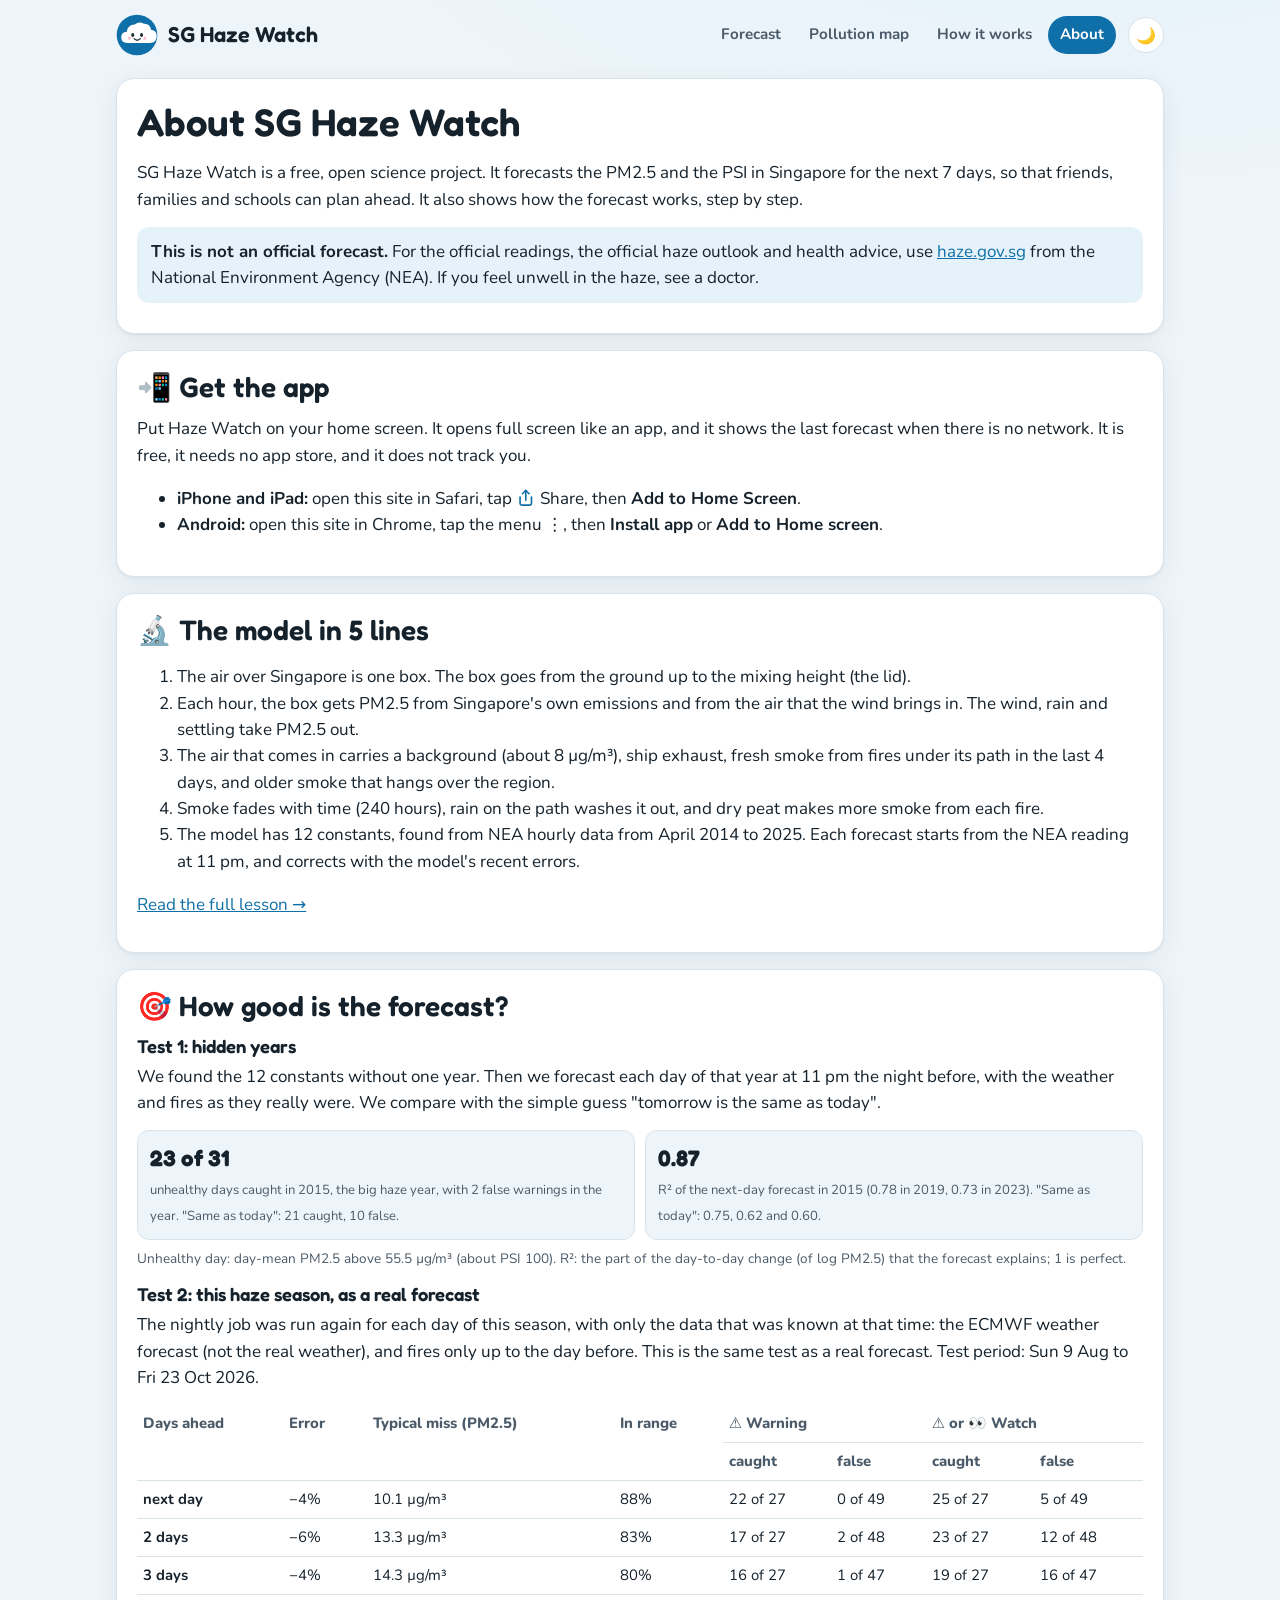
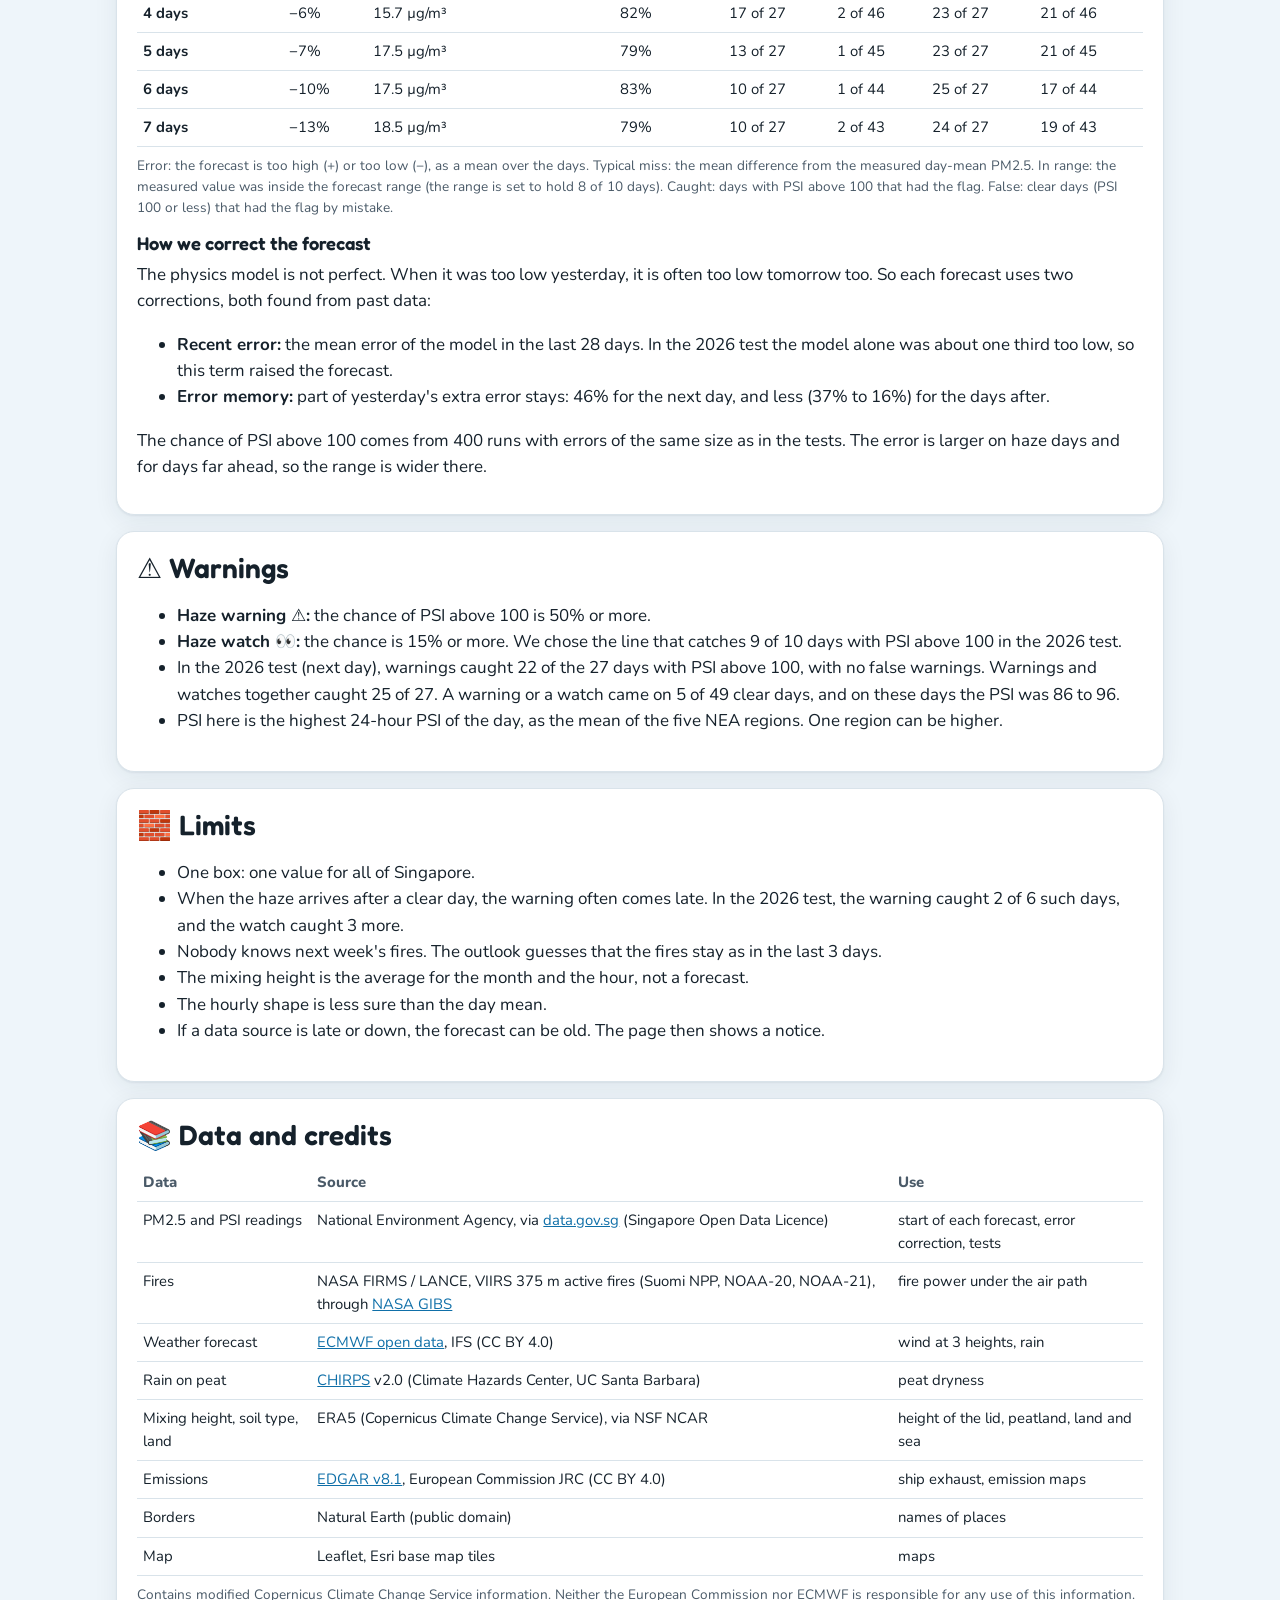
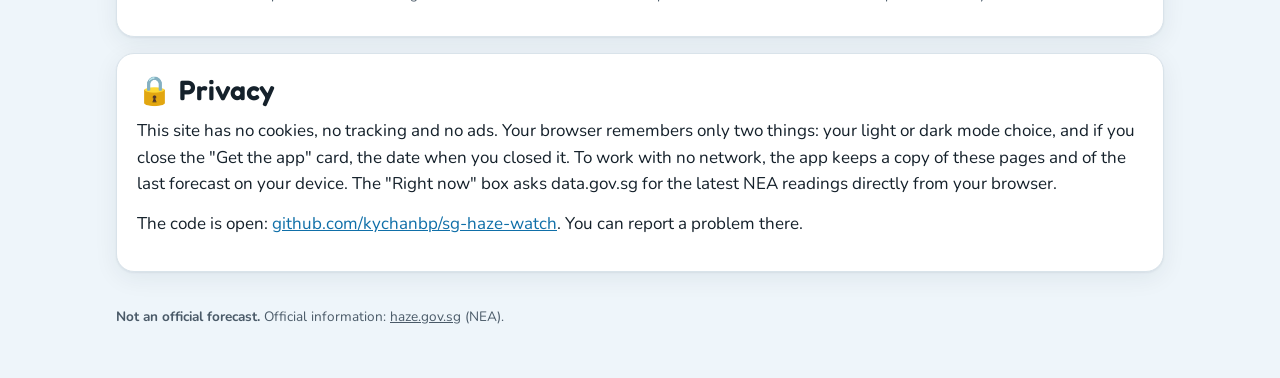
<file: about.html>
<!doctype html>
<html lang="en">
<head>
<meta charset="utf-8">
<meta name="viewport" content="width=device-width, initial-scale=1, viewport-fit=cover">
<title>About · SG Haze Watch</title>
<meta name="description" content="About SG Haze Watch: the data, the physics model, how good the forecast is, and its limits.">
<meta property="og:title" content="About SG Haze Watch">
<meta property="og:image" content="https://kychanbp.github.io/sg-haze-watch/data/og.png">
<meta name="theme-color" content="#eef5fa" media="(prefers-color-scheme: light)">
<meta name="theme-color" content="#0d1620" media="(prefers-color-scheme: dark)">
<meta name="mobile-web-app-capable" content="yes">
<meta name="apple-mobile-web-app-capable" content="yes">
<meta name="apple-mobile-web-app-title" content="Haze Watch">
<meta name="apple-mobile-web-app-status-bar-style" content="default">
<link rel="apple-touch-icon" href="assets/icon-180.png">
<link rel="icon" href="assets/icon.svg" type="image/svg+xml">
<link rel="manifest" href="manifest.webmanifest">
<link rel="preconnect" href="https://fonts.googleapis.com">
<link rel="preconnect" href="https://fonts.gstatic.com" crossorigin>
<link href="https://fonts.googleapis.com/css2?family=Fredoka:wght@500;600&family=Nunito:wght@400;600;700;800&display=swap" rel="stylesheet">
<link rel="stylesheet" href="assets/style.css">
</head>
<body>
<div class="wrap">
  <header class="top">
    <a class="logo" href="./"><img src="assets/icon.svg" alt="" width="42" height="42"><b>SG Haze Watch</b></a>
    <nav class="nav" aria-label="Main">
      <a href="./">Forecast</a>
      <a href="map.html">Pollution map</a>
      <a href="learn.html">How it works</a>
      <a href="about.html" class="on" aria-current="page">About</a>
    </nav>
    <button class="theme-btn" type="button" aria-label="Switch light or dark mode">🌙</button>
  </header>

  <main>
    <section class="card">
      <h1>About SG Haze Watch</h1>
      <p>SG Haze Watch is a free, open science project. It forecasts the PM2.5 and the PSI in Singapore for the next 7 days, so that friends, families and schools can plan ahead. It also shows how the forecast works, step by step.</p>
      <div class="callout"><b>This is not an official forecast.</b> For the official readings, the official haze outlook and health advice, use <a href="https://www.haze.gov.sg/">haze.gov.sg</a> from the National Environment Agency (NEA). If you feel unwell in the haze, see a doctor.</div>
    </section>

    <section class="card" id="app">
      <h2>📲 Get the app</h2>
      <div id="install-card"></div>
    </section>

    <section class="card">
      <h2>🔬 The model in 5 lines</h2>
      <ol>
        <li>The air over Singapore is one box. The box goes from the ground up to the mixing height (the lid).</li>
        <li>Each hour, the box gets PM2.5 from Singapore's own emissions and from the air that the wind brings in. The wind, rain and settling take PM2.5 out.</li>
        <li>The air that comes in carries a background (about 8 µg/m³), ship exhaust, fresh smoke from fires under its path in the last 4 days, and older smoke that hangs over the region.</li>
        <li>Smoke fades with time (240 hours), rain on the path washes it out, and dry peat makes more smoke from each fire.</li>
        <li>The model has 12 constants, found from NEA hourly data from April 2014 to 2025. Each forecast starts from the NEA reading at 11 pm, and corrects with the model's recent errors.</li>
      </ol>
      <p><a href="learn.html">Read the full lesson →</a></p>
    </section>

    <section class="card" id="skill">
      <h2>🎯 How good is the forecast?</h2>
      <h3>Test 1: hidden years</h3>
      <p>We found the 12 constants without one year. Then we forecast each day of that year at 11 pm the night before, with the weather and fires as they really were. We compare with the simple guess "tomorrow is the same as today".</p>
      <div class="kv">
        <div><b>23 of 31</b><span>unhealthy days caught in 2015, the big haze year, with 2 false warnings in the year. "Same as today": 21 caught, 10 false.</span></div>
        <div><b>0.87</b><span>R² of the next-day forecast in 2015 (0.78 in 2019, 0.73 in 2023). "Same as today": 0.75, 0.62 and 0.60.</span></div>
      </div>
      <p class="small" style="margin-top:8px">Unhealthy day: day-mean PM2.5 above 55.5 µg/m³ (about PSI 100). R²: the part of the day-to-day change (of log PM2.5) that the forecast explains; 1 is perfect.</p>
      <h3 style="margin-top:14px">Test 2: this haze season, as a real forecast</h3>
      <p id="skill-intro">The nightly job was run again for each day of this season, with only the data that was known at that time: the ECMWF weather forecast (not the real weather), and fires only up to the day before. This is the same test as a real forecast.</p>
      <div class="tablewrap"><table class="simple" id="skill-table"><tr><td>Loading…</td></tr></table></div>
      <p class="small" style="margin-top:8px">Error: the forecast is too high (+) or too low (−), as a mean over the days. Typical miss: the mean difference from the measured day-mean PM2.5. In range: the measured value was inside the forecast range (the range is set to hold 8 of 10 days). Caught: days with PSI above 100 that had the flag. False: clear days (PSI 100 or less) that had the flag by mistake.</p>
      <h3 style="margin-top:14px">How we correct the forecast</h3>
      <p>The physics model is not perfect. When it was too low yesterday, it is often too low tomorrow too. So each forecast uses two corrections, both found from past data:</p>
      <ul>
        <li><b>Recent error:</b> the mean error of the model in the last 28 days. In the 2026 test the model alone was about one third too low, so this term raised the forecast.</li>
        <li><b>Error memory:</b> part of yesterday's extra error stays: 46% for the next day, and less (37% to 16%) for the days after.</li>
      </ul>
      <p>The chance of PSI above 100 comes from 400 runs with errors of the same size as in the tests. The error is larger on haze days and for days far ahead, so the range is wider there.</p>
    </section>

    <section class="card">
      <h2>⚠️ Warnings</h2>
      <ul>
        <li><b>Haze warning ⚠️:</b> the chance of PSI above 100 is 50% or more.</li>
        <li><b>Haze watch 👀:</b> the chance is <span id="pwatch">15%</span> or more. We chose the line that catches 9 of 10 days with PSI above 100 in the 2026 test.</li>
        <li id="flag-test" hidden></li>
        <li>PSI here is the highest 24-hour PSI of the day, as the mean of the five NEA regions. One region can be higher.</li>
      </ul>
    </section>

    <section class="card">
      <h2>🧱 Limits</h2>
      <ul>
        <li>One box: one value for all of Singapore.</li>
        <li id="onset">When the haze arrives after a clear day, the warning often comes late.</li>
        <li>Nobody knows next week's fires. The outlook guesses that the fires stay as in the last 3 days.</li>
        <li>The mixing height is the average for the month and the hour, not a forecast.</li>
        <li>The hourly shape is less sure than the day mean.</li>
        <li>If a data source is late or down, the forecast can be old. The page then shows a notice.</li>
      </ul>
    </section>

    <section class="card">
      <h2>📚 Data and credits</h2>
      <div class="tablewrap"><table class="simple">
        <tr><th>Data</th><th>Source</th><th>Use</th></tr>
        <tr><td>PM2.5 and PSI readings</td><td>National Environment Agency, via <a href="https://data.gov.sg">data.gov.sg</a> (Singapore Open Data Licence)</td><td>start of each forecast, error correction, tests</td></tr>
        <tr><td>Fires</td><td>NASA FIRMS / LANCE, VIIRS 375 m active fires (Suomi NPP, NOAA-20, NOAA-21), through <a href="https://earthdata.nasa.gov/gibs">NASA GIBS</a></td><td>fire power under the air path</td></tr>
        <tr><td>Weather forecast</td><td><a href="https://www.ecmwf.int/en/forecasts/datasets/open-data">ECMWF open data</a>, IFS (CC BY 4.0)</td><td>wind at 3 heights, rain</td></tr>
        <tr><td>Rain on peat</td><td><a href="https://www.chc.ucsb.edu/data/chirps">CHIRPS</a> v2.0 (Climate Hazards Center, UC Santa Barbara)</td><td>peat dryness</td></tr>
        <tr><td>Mixing height, soil type, land</td><td>ERA5 (Copernicus Climate Change Service), via NSF NCAR</td><td>height of the lid, peatland, land and sea</td></tr>
        <tr><td>Emissions</td><td><a href="https://edgar.jrc.ec.europa.eu/">EDGAR v8.1</a>, European Commission JRC (CC BY 4.0)</td><td>ship exhaust, emission maps</td></tr>
        <tr><td>Borders</td><td>Natural Earth (public domain)</td><td>names of places</td></tr>
        <tr><td>Map</td><td>Leaflet, Esri base map tiles</td><td>maps</td></tr>
      </table></div>
      <p class="small" style="margin-top:8px">Contains modified Copernicus Climate Change Service information. Neither the European Commission nor ECMWF is responsible for any use of this information.</p>
    </section>

    <section class="card">
      <h2>🔒 Privacy</h2>
      <p>This site has no cookies, no tracking and no ads. Your browser remembers only two things: your light or dark mode choice, and if you close the "Get the app" card, the date when you closed it. To work with no network, the app keeps a copy of these pages and of the last forecast on your device. The "Right now" box asks data.gov.sg for the latest NEA readings directly from your browser.</p>
      <p>The code is open: <a href="https://github.com/kychanbp/sg-haze-watch">github.com/kychanbp/sg-haze-watch</a>. You can report a problem there.</p>
    </section>
  </main>

  <footer class="foot"><p><b>Not an official forecast.</b> Official information: <a href="https://www.haze.gov.sg/">haze.gov.sg</a> (NEA).</p></footer>
</div>
<nav class="tabbar" aria-label="Main">
  <a href="./"><svg viewBox="0 0 24 24" aria-hidden="true"><path d="M7.5 18.5h9.6a3.6 3.6 0 0 0 .3-7.2 5.2 5.2 0 0 0-10-1.2 4.2 4.2 0 0 0 .1 8.4z"/><path d="M8.5 21.5h7"/></svg><span>Forecast</span></a>
  <a href="map.html"><svg viewBox="0 0 24 24" aria-hidden="true"><path d="M3 6.5 9 4l6 2.5L21 4v13.5L15 20l-6-2.5L3 20z"/><path d="M9 4v13.5M15 6.5V20"/></svg><span>Map</span></a>
  <a href="learn.html"><svg viewBox="0 0 24 24" aria-hidden="true"><path d="M12 7c-1.8-1.6-4.6-2.3-8-2v13c3.4-.3 6.2.4 8 2 1.8-1.6 4.6-2.3 8-2V5c-3.4-.3-6.2.4-8 2z"/><path d="M12 7v13"/></svg><span>Learn</span></a>
  <a href="about.html" aria-current="page"><svg viewBox="0 0 24 24" aria-hidden="true"><circle cx="12" cy="12" r="9"/><path d="M12 11v5.5"/><path d="M12 7.6v.1"/></svg><span>About</span></a>
</nav>
<script src="assets/common.js"></script>
<script src="assets/about.js"></script>
</body>
</html>
</file>
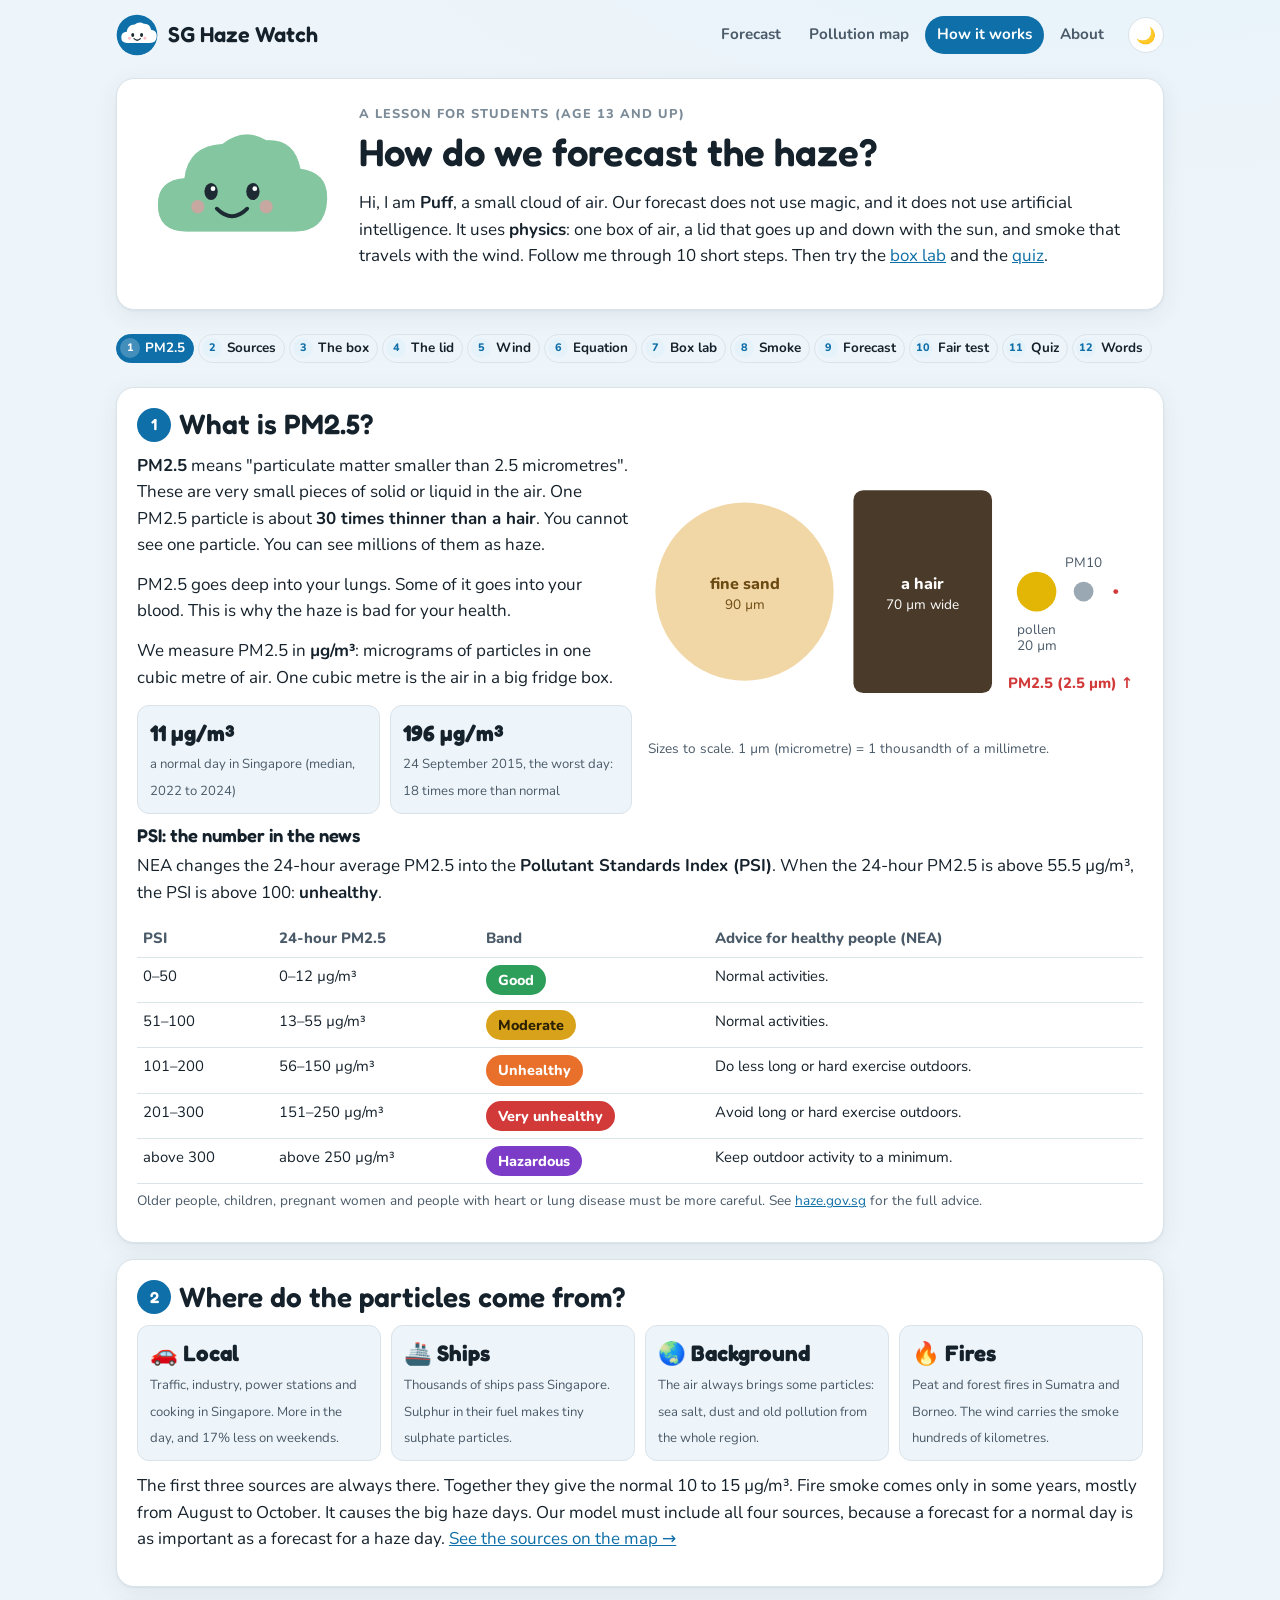
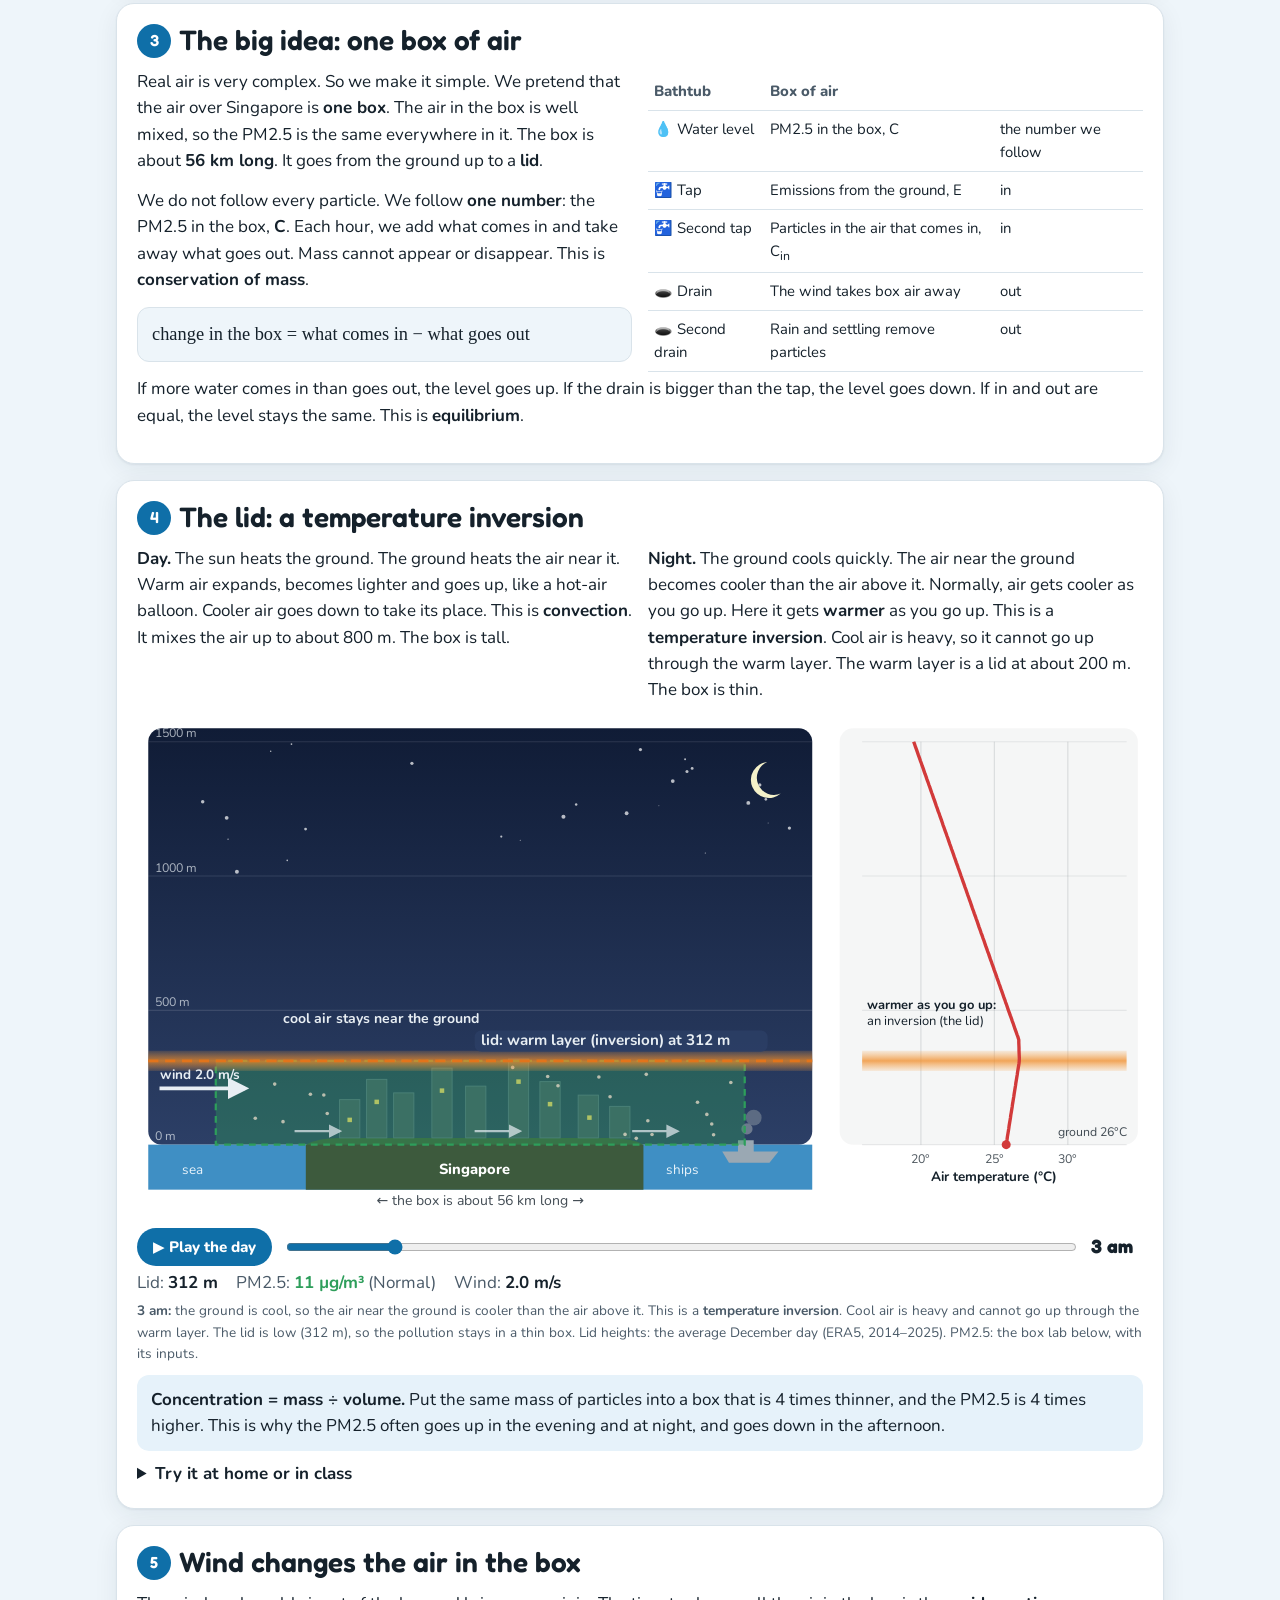
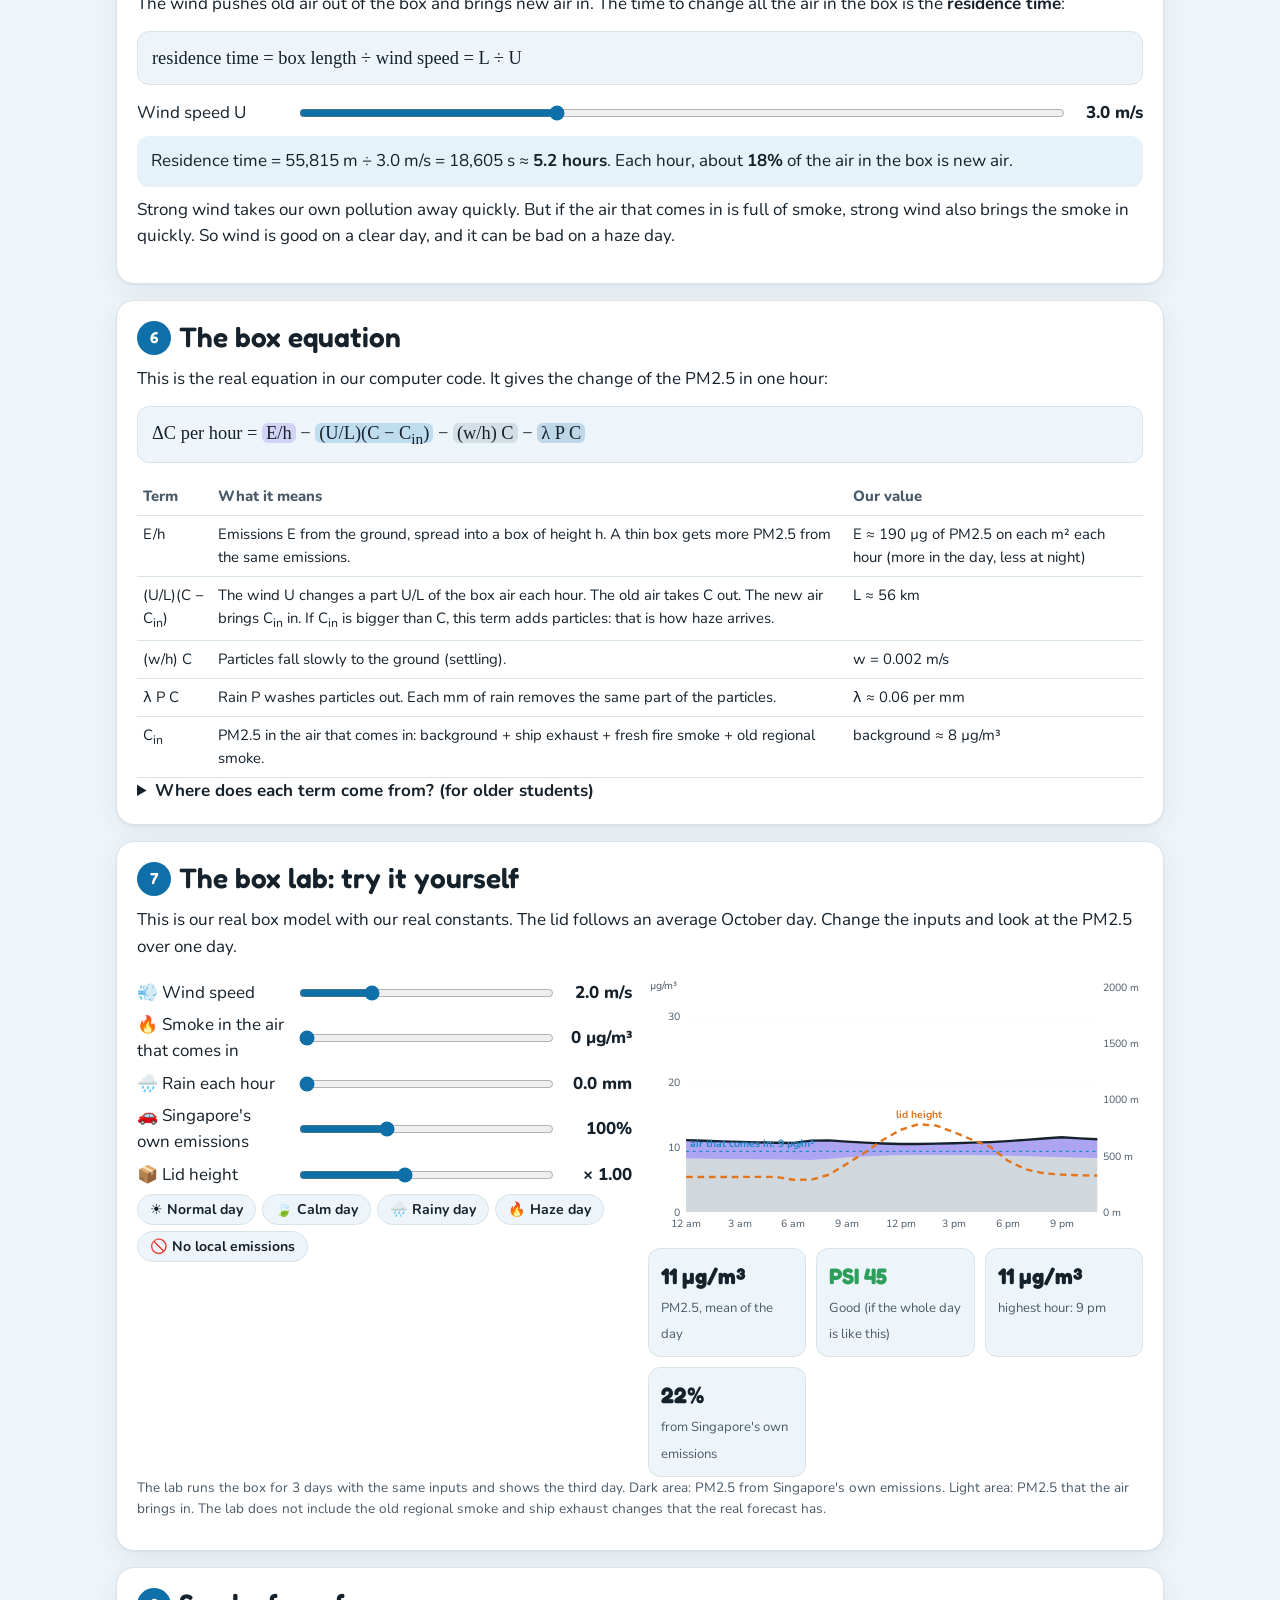
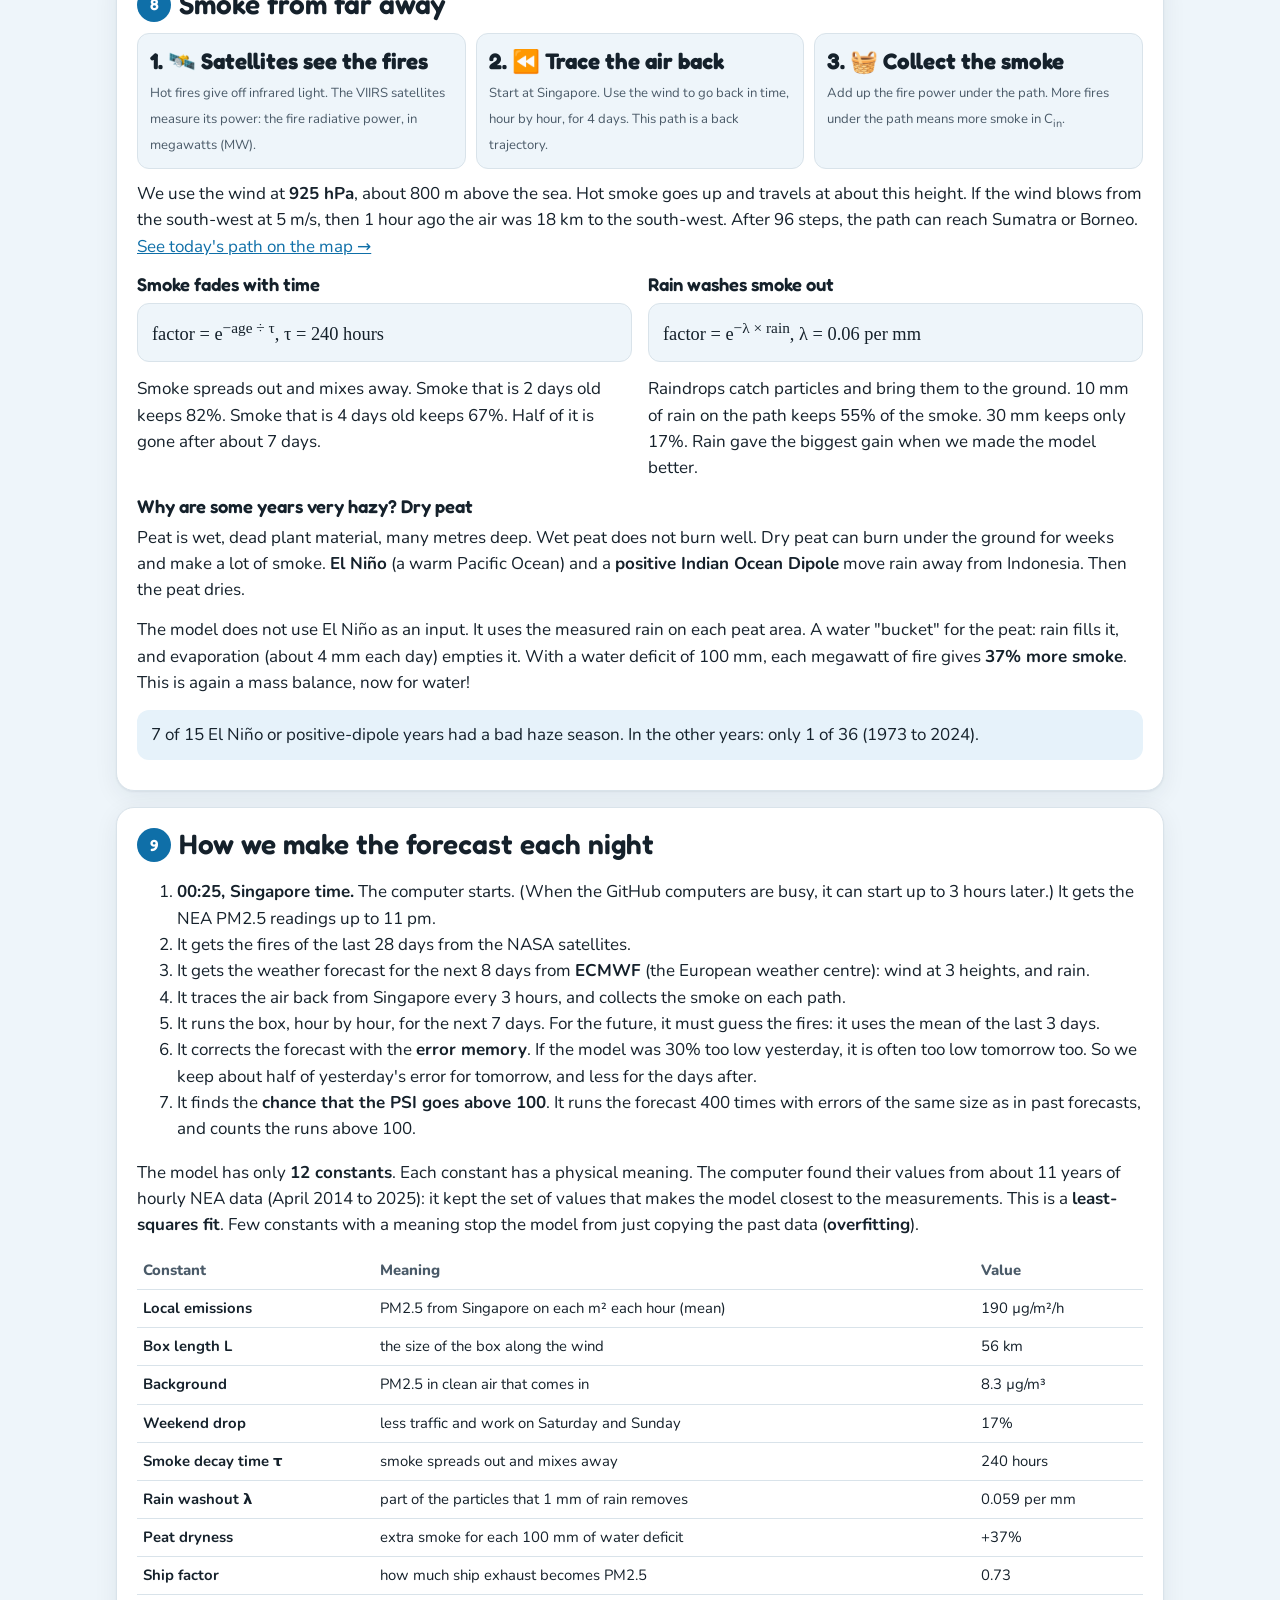
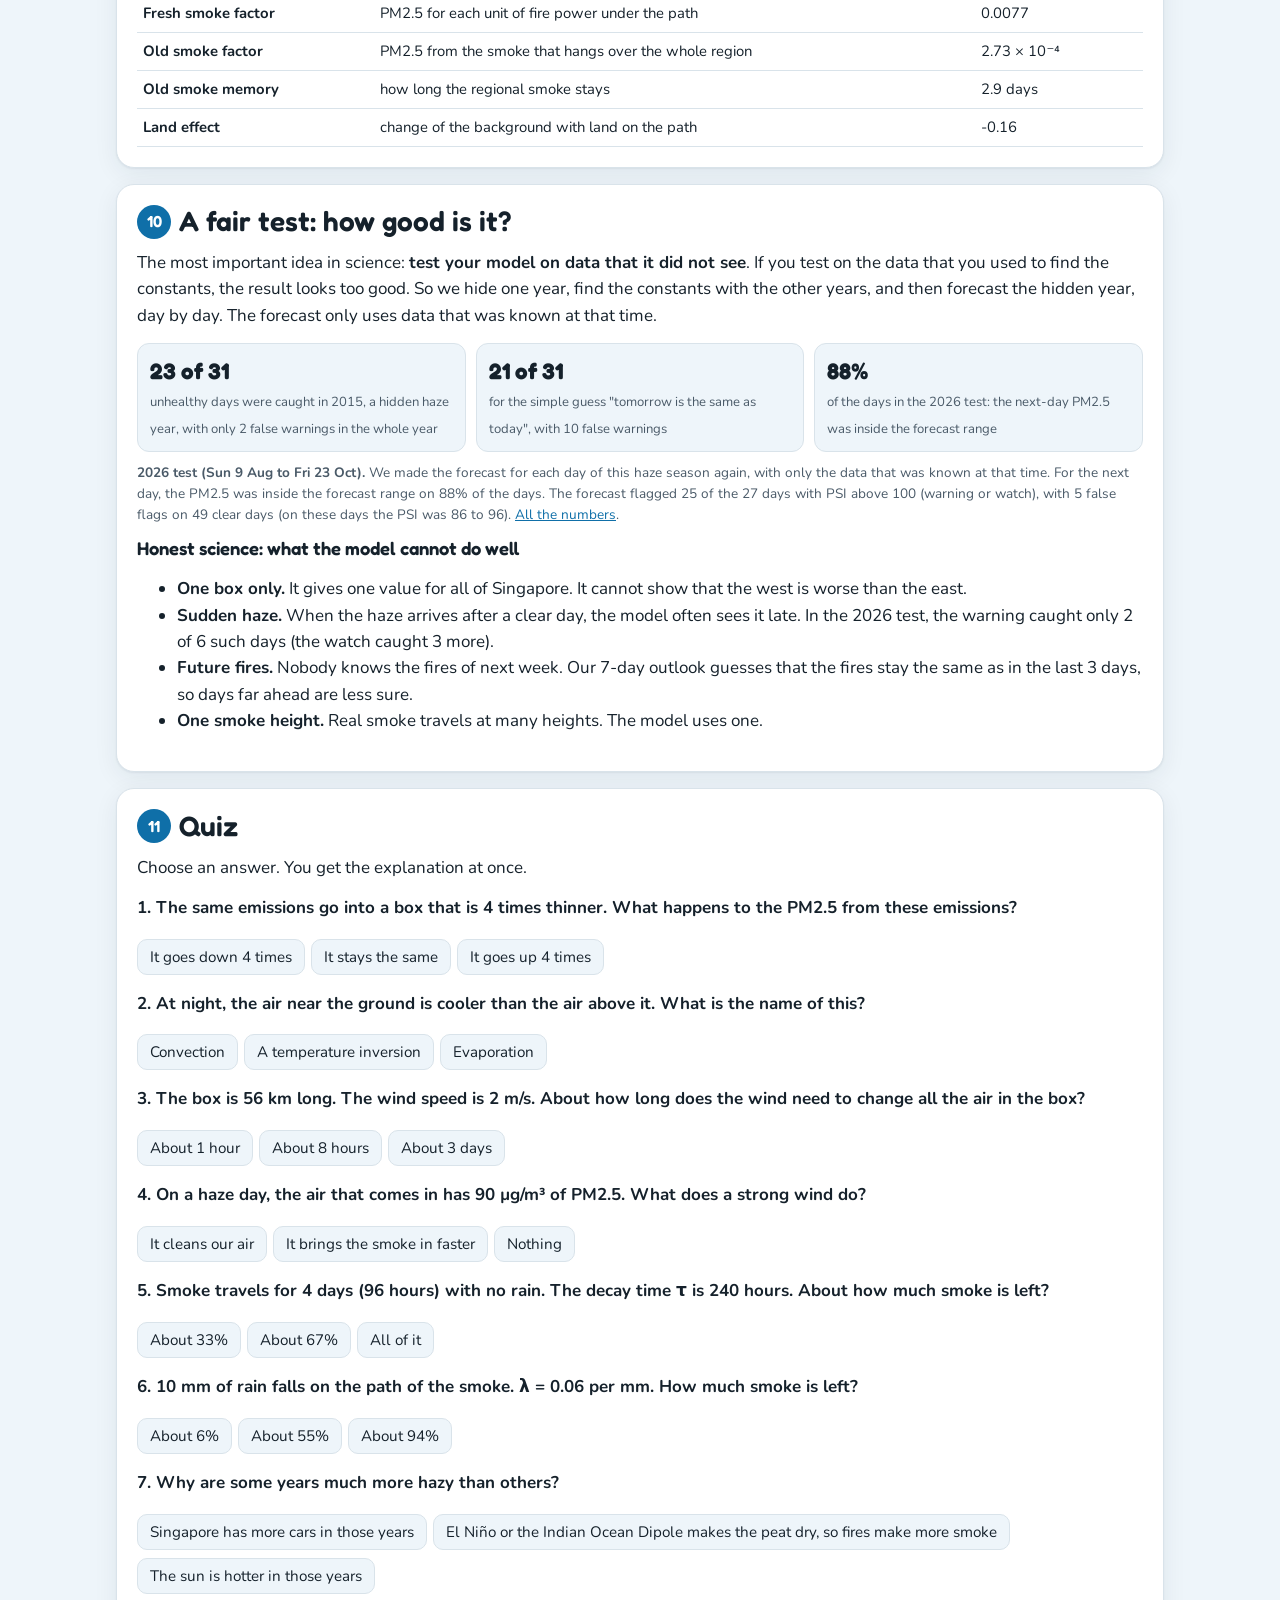
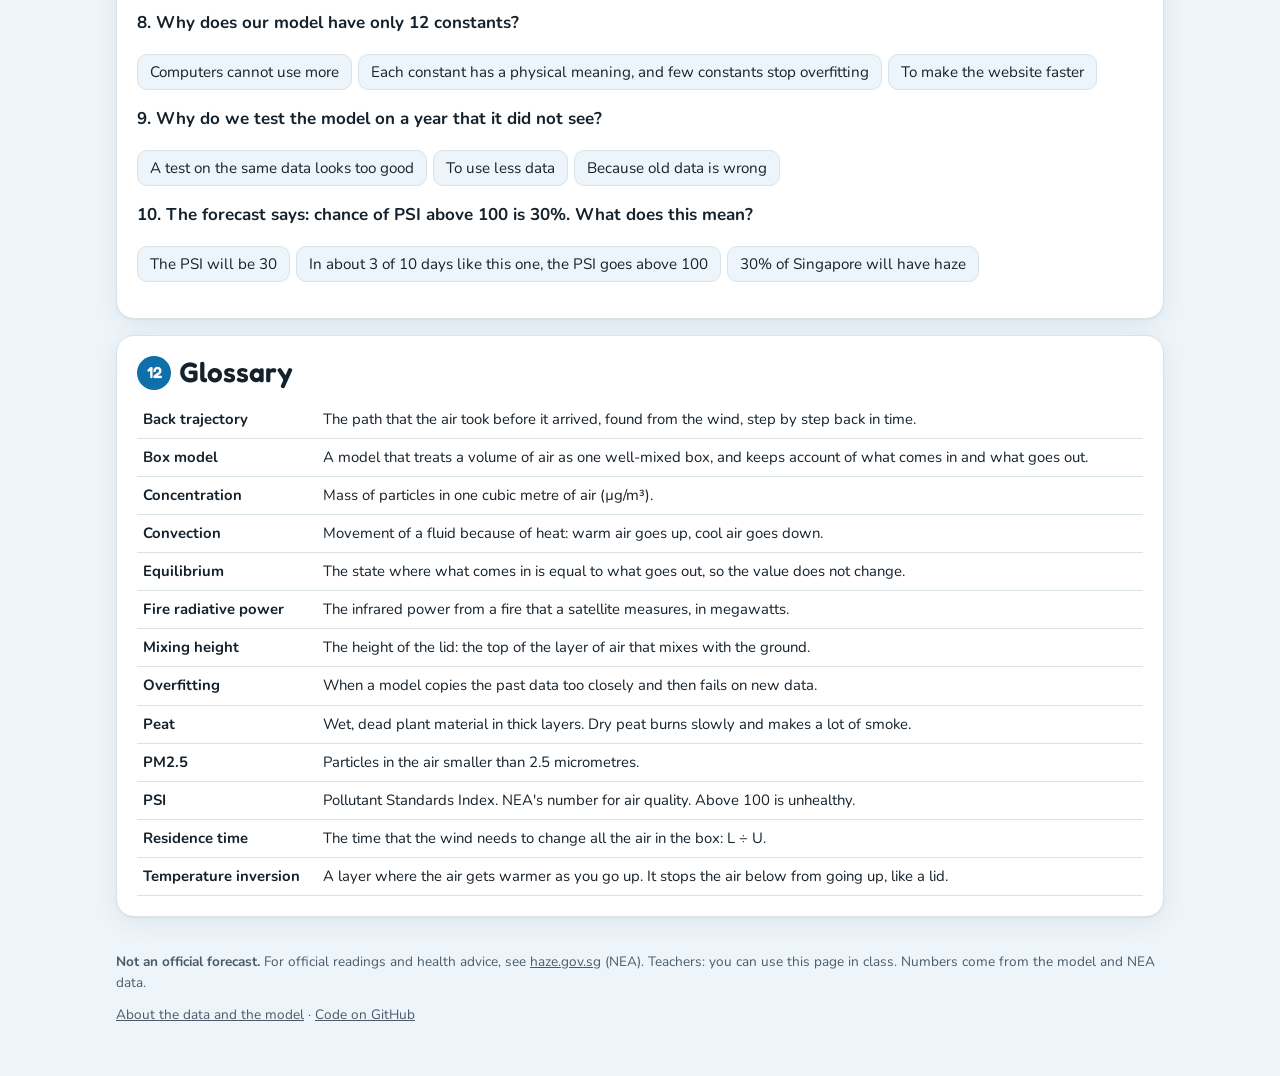
<file: learn.html>
<!doctype html>
<html lang="en">
<head>
<meta charset="utf-8">
<meta name="viewport" content="width=device-width, initial-scale=1, viewport-fit=cover">
<title>How It Works · SG Haze Watch</title>
<meta name="description" content="How a simple physics model forecasts the haze in Singapore: PM2.5, the box of air, the lid (temperature inversion), wind, rain, fires and peat. With a box lab and a quiz.">
<meta property="og:title" content="How do we forecast the haze? A physics lesson">
<meta property="og:description" content="One box of air, a lid that moves with the sun, smoke from far away. Try the box lab and the quiz.">
<meta property="og:image" content="https://kychanbp.github.io/sg-haze-watch/data/og.png">
<meta name="theme-color" content="#eef5fa" media="(prefers-color-scheme: light)">
<meta name="theme-color" content="#0d1620" media="(prefers-color-scheme: dark)">
<meta name="mobile-web-app-capable" content="yes">
<meta name="apple-mobile-web-app-capable" content="yes">
<meta name="apple-mobile-web-app-title" content="Haze Watch">
<meta name="apple-mobile-web-app-status-bar-style" content="default">
<link rel="apple-touch-icon" href="assets/icon-180.png">
<link rel="icon" href="assets/icon.svg" type="image/svg+xml">
<link rel="manifest" href="manifest.webmanifest">
<link rel="preconnect" href="https://fonts.googleapis.com">
<link rel="preconnect" href="https://fonts.gstatic.com" crossorigin>
<link href="https://fonts.googleapis.com/css2?family=Fredoka:wght@500;600&family=Nunito:wght@400;600;700;800&display=swap" rel="stylesheet">
<link rel="stylesheet" href="assets/style.css">
</head>
<body>
<div class="wrap">
  <header class="top">
    <a class="logo" href="./"><img src="assets/icon.svg" alt="" width="42" height="42"><b>SG Haze Watch</b></a>
    <nav class="nav" aria-label="Main">
      <a href="./">Forecast</a>
      <a href="map.html">Pollution map</a>
      <a href="learn.html" class="on" aria-current="page">How it works</a>
      <a href="about.html">About</a>
    </nav>
    <button class="theme-btn" type="button" aria-label="Switch light or dark mode">🌙</button>
  </header>

  <section class="card">
    <div class="hero">
      <div class="mascot" id="puff"></div>
      <div>
        <div class="kicker">A lesson for students (age 13 and up)</div>
        <h1>How do we forecast the haze?</h1>
        <p>Hi, I am <b>Puff</b>, a small cloud of air. Our forecast does not use magic, and it does not use artificial intelligence. It uses <b>physics</b>: one box of air, a lid that goes up and down with the sun, and smoke that travels with the wind. Follow me through 10 short steps. Then try the <a href="#lab">box lab</a> and the <a href="#quiz">quiz</a>.</p>
      </div>
    </div>
  </section>

  <nav class="chapbar" id="chapbar" aria-label="Chapters of the lesson">
    <div class="chips" id="toc"></div>
    <i class="chapprog" id="chapprog"></i>
  </nav>

  <main class="lesson">
    <section class="card" id="pm25">
      <h2>What is PM2.5?</h2>
      <div class="grid2">
        <div>
          <p><b>PM2.5</b> means "particulate matter smaller than 2.5 micrometres". These are very small pieces of solid or liquid in the air. One PM2.5 particle is about <b>30 times thinner than a hair</b>. You cannot see one particle. You can see millions of them as haze.</p>
          <p>PM2.5 goes deep into your lungs. Some of it goes into your blood. This is why the haze is bad for your health.</p>
          <p>We measure PM2.5 in <b>µg/m³</b>: micrograms of particles in one cubic metre of air. One cubic metre is the air in a big fridge box.</p>
          <div class="kv">
            <div><b>11 µg/m³</b><span>a normal day in Singapore (median, 2022 to 2024)</span></div>
            <div><b>196 µg/m³</b><span>24 September 2015, the worst day: 18 times more than normal</span></div>
          </div>
        </div>
        <div>
          <svg class="chart" viewBox="0 0 400 230" role="img" aria-label="Size of a PM2.5 particle compared with sand, a hair, pollen and PM10">
            <circle cx="78" cy="112" r="72" fill="#f2d7a6"/><text x="78" y="110" text-anchor="middle" fill="#6b4a12" style="font-weight:800;font-size:13px">fine sand</text><text x="78" y="126" text-anchor="middle" fill="#6b4a12" style="font-size:11px">90 µm</text>
            <rect x="166" y="30" width="112" height="164" rx="8" fill="#4a3a2a"/><text x="222" y="110" text-anchor="middle" fill="#fff" style="font-weight:800;font-size:13px">a hair</text><text x="222" y="126" text-anchor="middle" fill="#fff" style="font-size:11px">70 µm wide</text>
            <circle cx="314" cy="112" r="16" fill="#e3b505"/><text x="314" y="146" text-anchor="middle" style="font-size:11px">pollen</text><text x="314" y="159" text-anchor="middle" style="font-size:11px">20 µm</text>
            <circle cx="352" cy="112" r="8" fill="#9aa8b3"/><text x="352" y="92" text-anchor="middle" style="font-size:11px">PM10</text>
            <circle cx="378" cy="112" r="2" fill="#d23a3a"/><text x="392" y="190" text-anchor="end" fill="#d23a3a" style="font-weight:800;font-size:12px">PM2.5 (2.5 µm) ↑</text>
          </svg>
          <p class="small">Sizes to scale. 1 µm (micrometre) = 1 thousandth of a millimetre.</p>
        </div>
      </div>
      <h3 style="margin-top:10px">PSI: the number in the news</h3>
      <p>NEA changes the 24-hour average PM2.5 into the <b>Pollutant Standards Index (PSI)</b>. When the 24-hour PM2.5 is above 55.5 µg/m³, the PSI is above 100: <b>unhealthy</b>.</p>
      <div class="tablewrap"><table class="simple">
        <tr><th>PSI</th><th>24-hour PM2.5</th><th>Band</th><th>Advice for healthy people (NEA)</th></tr>
        <tr><td>0–50</td><td>0–12 µg/m³</td><td><span class="pill b-good">Good</span></td><td>Normal activities.</td></tr>
        <tr><td>51–100</td><td>13–55 µg/m³</td><td><span class="pill b-moderate">Moderate</span></td><td>Normal activities.</td></tr>
        <tr><td>101–200</td><td>56–150 µg/m³</td><td><span class="pill b-unhealthy">Unhealthy</span></td><td>Do less long or hard exercise outdoors.</td></tr>
        <tr><td>201–300</td><td>151–250 µg/m³</td><td><span class="pill b-very-unhealthy">Very unhealthy</span></td><td>Avoid long or hard exercise outdoors.</td></tr>
        <tr><td>above 300</td><td>above 250 µg/m³</td><td><span class="pill b-hazardous">Hazardous</span></td><td>Keep outdoor activity to a minimum.</td></tr>
      </table></div>
      <p class="small" style="margin-top:6px">Older people, children, pregnant women and people with heart or lung disease must be more careful. See <a href="https://www.haze.gov.sg/">haze.gov.sg</a> for the full advice.</p>
    </section>

    <section class="card" id="sources">
      <h2>Where do the particles come from?</h2>
      <div class="kv">
        <div><b>🚗 Local</b><span>Traffic, industry, power stations and cooking in Singapore. More in the day, and 17% less on weekends.</span></div>
        <div><b>🚢 Ships</b><span>Thousands of ships pass Singapore. Sulphur in their fuel makes tiny sulphate particles.</span></div>
        <div><b>🌏 Background</b><span>The air always brings some particles: sea salt, dust and old pollution from the whole region.</span></div>
        <div><b>🔥 Fires</b><span>Peat and forest fires in Sumatra and Borneo. The wind carries the smoke hundreds of kilometres.</span></div>
      </div>
      <p style="margin-top:12px">The first three sources are always there. Together they give the normal 10 to 15 µg/m³. Fire smoke comes only in some years, mostly from August to October. It causes the big haze days. Our model must include all four sources, because a forecast for a normal day is as important as a forecast for a haze day. <a href="map.html">See the sources on the map →</a></p>
    </section>

    <section class="card" id="box">
      <h2>The big idea: one box of air</h2>
      <div class="grid2" style="align-items:center">
        <div>
          <p>Real air is very complex. So we make it simple. We pretend that the air over Singapore is <b>one box</b>. The air in the box is well mixed, so the PM2.5 is the same everywhere in it. The box is about <b>56 km long</b>. It goes from the ground up to a <b>lid</b>.</p>
          <p>We do not follow every particle. We follow <b>one number</b>: the PM2.5 in the box, <b>C</b>. Each hour, we add what comes in and take away what goes out. Mass cannot appear or disappear. This is <b>conservation of mass</b>.</p>
          <p class="eq">change in the box = what comes in − what goes out</p>
        </div>
        <div class="tablewrap"><table class="simple">
          <tr><th>Bathtub</th><th>Box of air</th><th></th></tr>
          <tr><td>💧 Water level</td><td>PM2.5 in the box, C</td><td>the number we follow</td></tr>
          <tr><td>🚰 Tap</td><td>Emissions from the ground, E</td><td>in</td></tr>
          <tr><td>🚰 Second tap</td><td>Particles in the air that comes in, C<sub>in</sub></td><td>in</td></tr>
          <tr><td>🕳️ Drain</td><td>The wind takes box air away</td><td>out</td></tr>
          <tr><td>🕳️ Second drain</td><td>Rain and settling remove particles</td><td>out</td></tr>
        </table></div>
      </div>
      <p>If more water comes in than goes out, the level goes up. If the drain is bigger than the tap, the level goes down. If in and out are equal, the level stays the same. This is <b>equilibrium</b>.</p>
    </section>

    <section class="card" id="lid">
      <h2>The lid: a temperature inversion</h2>
      <div class="grid2">
        <div>
          <p><b>Day.</b> The sun heats the ground. The ground heats the air near it. Warm air expands, becomes lighter and goes up, like a hot-air balloon. Cooler air goes down to take its place. This is <b>convection</b>. It mixes the air up to about 800 m. The box is tall.</p>
        </div>
        <div>
          <p><b>Night.</b> The ground cools quickly. The air near the ground becomes cooler than the air above it. Normally, air gets cooler as you go up. Here it gets <b>warmer</b> as you go up. This is a <b>temperature inversion</b>. Cool air is heavy, so it cannot go up through the warm layer. The warm layer is a lid at about 200 m. The box is thin.</p>
        </div>
      </div>
      <div id="lidview"></div>
      <div class="callout"><b>Concentration = mass ÷ volume.</b> Put the same mass of particles into a box that is 4 times thinner, and the PM2.5 is 4 times higher. This is why the PM2.5 often goes up in the evening and at night, and goes down in the afternoon.</div>
      <details><summary><b>Try it at home or in class</b></summary>
        <p>Fill a clear glass container with warm water. Use a dropper to put some cold water with blue food colouring at the bottom. The blue water stays at the bottom: this is an inversion. Now heat the bottom of a beaker of water that has some dye in it. The dye goes up and mixes: this is convection.</p>
      </details>
    </section>

    <section class="card" id="wind">
      <h2>Wind changes the air in the box</h2>
      <p>The wind pushes old air out of the box and brings new air in. The time to change all the air in the box is the <b>residence time</b>:</p>
      <p class="eq">residence time = box length ÷ wind speed = L ÷ U</p>
      <div class="slider"><label for="w-u">Wind speed U</label><input type="range" id="w-u" min="0.5" max="8" step="0.1" value="3"><output id="w-uo">3.0 m/s</output></div>
      <p id="w-text" class="callout"></p>
      <p>Strong wind takes our own pollution away quickly. But if the air that comes in is full of smoke, strong wind also brings the smoke in quickly. So wind is good on a clear day, and it can be bad on a haze day.</p>
    </section>

    <section class="card" id="equation">
      <h2>The box equation</h2>
      <p>This is the real equation in our computer code. It gives the change of the PM2.5 in one hour:</p>
      <p class="eq">ΔC per hour = <span class="term" style="background:color-mix(in srgb,var(--local) 22%,transparent)">E/h</span> − <span class="term" style="background:color-mix(in srgb,var(--ship) 22%,transparent)">(U/L)(C − C<sub>in</sub>)</span> − <span class="term" style="background:color-mix(in srgb,var(--background) 30%,transparent)">(w/h) C</span> − <span class="term" style="background:color-mix(in srgb,var(--brand) 22%,transparent)">λ P C</span></p>
      <div class="tablewrap"><table class="simple">
        <tr><th>Term</th><th>What it means</th><th>Our value</th></tr>
        <tr><td>E/h</td><td>Emissions E from the ground, spread into a box of height h. A thin box gets more PM2.5 from the same emissions.</td><td>E ≈ 190 µg of PM2.5 on each m² each hour (more in the day, less at night)</td></tr>
        <tr><td>(U/L)(C − C<sub>in</sub>)</td><td>The wind U changes a part U/L of the box air each hour. The old air takes C out. The new air brings C<sub>in</sub> in. If C<sub>in</sub> is bigger than C, this term adds particles: that is how haze arrives.</td><td>L ≈ 56 km</td></tr>
        <tr><td>(w/h) C</td><td>Particles fall slowly to the ground (settling).</td><td>w = 0.002 m/s</td></tr>
        <tr><td>λ P C</td><td>Rain P washes particles out. Each mm of rain removes the same part of the particles.</td><td>λ ≈ 0.06 per mm</td></tr>
        <tr><td>C<sub>in</sub></td><td>PM2.5 in the air that comes in: background + ship exhaust + fresh fire smoke + old regional smoke.</td><td>background ≈ 8 µg/m³</td></tr>
      </table></div>
      <details><summary><b>Where does each term come from? (for older students)</b></summary>
        <p>The mass in the box is M = C × A × h, where A is the ground area of the box. To get the change of C, divide each mass flow by the volume A × h.</p>
        <p><b>Emissions:</b> the ground puts E micrograms on each m² each second, so E × A in total. Divide by A × h: the area cancels, and you get E/h.</p>
        <p><b>Wind:</b> air goes through the side of the box (area W × h) with speed U. The volume flow is U × W × h. Divide by the box volume L × W × h: a part U/L of the air changes each second. That air takes C out and brings C<sub>in</sub> in.</p>
        <p><b>Settling:</b> particles fall with speed w. In one second, the particles in the lowest w metres reach the ground. That mass is w × C × A. Divide by A × h: (w/h) C.</p>
        <p><b>Rain:</b> each mm of rain removes the same part of the particles. This is a first-order loss, like radioactive decay.</p>
        <p><b>Exponential approach:</b> for one hour, the inputs stay the same, so the box moves toward its balance value C<sub>eq</sub> = C<sub>in</sub> + (E/h) ÷ (U/L) (no rain, no settling). It moves fast at first, then slowly: C = C<sub>eq</sub> + (C<sub>start</sub> − C<sub>eq</sub>) × e<sup>−kt</sup>. This is the same mathematics as a cup of hot tea that cools.</p>
      </details>
    </section>

    <section class="card" id="lab">
      <h2>The box lab: try it yourself</h2>
      <p>This is our real box model with our real constants. The lid follows an average October day. Change the inputs and look at the PM2.5 over one day.</p>
      <div class="grid2">
        <div>
          <div class="slider"><label for="l-u">💨 Wind speed</label><input type="range" id="l-u" min="0.5" max="6" step="0.1" value="2"><output id="l-uo"></output></div>
          <div class="slider"><label for="l-s">🔥 Smoke in the air that comes in</label><input type="range" id="l-s" min="0" max="150" step="1" value="0"><output id="l-so"></output></div>
          <div class="slider"><label for="l-r">🌧️ Rain each hour</label><input type="range" id="l-r" min="0" max="5" step="0.1" value="0"><output id="l-ro"></output></div>
          <div class="slider"><label for="l-e">🚗 Singapore's own emissions</label><input type="range" id="l-e" min="0" max="300" step="10" value="100"><output id="l-eo"></output></div>
          <div class="slider"><label for="l-h">📦 Lid height</label><input type="range" id="l-h" min="0.3" max="2" step="0.05" value="1"><output id="l-ho"></output></div>
          <div class="chips" id="l-pre"></div>
        </div>
        <div>
          <svg class="chart" id="labchart" viewBox="0 0 520 280" role="img" aria-label="PM2.5 over one day in the box lab"></svg>
          <div class="kv" id="labout" style="margin-top:8px"></div>
        </div>
      </div>
      <p class="small">The lab runs the box for 3 days with the same inputs and shows the third day. Dark area: PM2.5 from Singapore's own emissions. Light area: PM2.5 that the air brings in. The lab does not include the old regional smoke and ship exhaust changes that the real forecast has.</p>
    </section>

    <section class="card" id="smoke">
      <h2>Smoke from far away</h2>
      <div class="kv">
        <div><b>1. 🛰️ Satellites see the fires</b><span>Hot fires give off infrared light. The VIIRS satellites measure its power: the fire radiative power, in megawatts (MW).</span></div>
        <div><b>2. ⏪ Trace the air back</b><span>Start at Singapore. Use the wind to go back in time, hour by hour, for 4 days. This path is a back trajectory.</span></div>
        <div><b>3. 🧺 Collect the smoke</b><span>Add up the fire power under the path. More fires under the path means more smoke in C<sub>in</sub>.</span></div>
      </div>
      <p style="margin-top:12px">We use the wind at <b>925 hPa</b>, about 800 m above the sea. Hot smoke goes up and travels at about this height. If the wind blows from the south-west at 5 m/s, then 1 hour ago the air was 18 km to the south-west. After 96 steps, the path can reach Sumatra or Borneo. <a href="map.html">See today's path on the map →</a></p>
      <div class="grid2">
        <div>
          <h3>Smoke fades with time</h3>
          <p class="eq">factor = e<sup>−age ÷ τ</sup>, τ = 240 hours</p>
          <p>Smoke spreads out and mixes away. Smoke that is 2 days old keeps 82%. Smoke that is 4 days old keeps 67%. Half of it is gone after about 7 days.</p>
        </div>
        <div>
          <h3>Rain washes smoke out</h3>
          <p class="eq">factor = e<sup>−λ × rain</sup>, λ = 0.06 per mm</p>
          <p>Raindrops catch particles and bring them to the ground. 10 mm of rain on the path keeps 55% of the smoke. 30 mm keeps only 17%. Rain gave the biggest gain when we made the model better.</p>
        </div>
      </div>
      <h3>Why are some years very hazy? Dry peat</h3>
      <p>Peat is wet, dead plant material, many metres deep. Wet peat does not burn well. Dry peat can burn under the ground for weeks and make a lot of smoke. <b>El Niño</b> (a warm Pacific Ocean) and a <b>positive Indian Ocean Dipole</b> move rain away from Indonesia. Then the peat dries.</p>
      <p>The model does not use El Niño as an input. It uses the measured rain on each peat area. A water "bucket" for the peat: rain fills it, and evaporation (about 4 mm each day) empties it. With a water deficit of 100 mm, each megawatt of fire gives <b>37% more smoke</b>. This is again a mass balance, now for water!</p>
      <div class="callout">7 of 15 El Niño or positive-dipole years had a bad haze season. In the other years: only 1 of 36 (1973 to 2024).</div>
    </section>

    <section class="card" id="forecast">
      <h2>How we make the forecast each night</h2>
      <ol>
        <li><b>00:25, Singapore time.</b> The computer starts. (When the GitHub computers are busy, it can start up to 3 hours later.) It gets the NEA PM2.5 readings up to 11 pm.</li>
        <li>It gets the fires of the last 28 days from the NASA satellites.</li>
        <li>It gets the weather forecast for the next 8 days from <b>ECMWF</b> (the European weather centre): wind at 3 heights, and rain.</li>
        <li>It traces the air back from Singapore every 3 hours, and collects the smoke on each path.</li>
        <li>It runs the box, hour by hour, for the next 7 days. For the future, it must guess the fires: it uses the mean of the last 3 days.</li>
        <li>It corrects the forecast with the <b>error memory</b>. If the model was 30% too low yesterday, it is often too low tomorrow too. So we keep about half of yesterday's error for tomorrow, and less for the days after.</li>
        <li>It finds the <b>chance that the PSI goes above 100</b>. It runs the forecast 400 times with errors of the same size as in past forecasts, and counts the runs above 100.</li>
      </ol>
      <p>The model has only <b>12 constants</b>. Each constant has a physical meaning. The computer found their values from about 11 years of hourly NEA data (April 2014 to 2025): it kept the set of values that makes the model closest to the measurements. This is a <b>least-squares fit</b>. Few constants with a meaning stop the model from just copying the past data (<b>overfitting</b>).</p>
      <div class="tablewrap"><table class="simple" id="consts"></table></div>
    </section>

    <section class="card" id="test">
      <h2>A fair test: how good is it?</h2>
      <p>The most important idea in science: <b>test your model on data that it did not see</b>. If you test on the data that you used to find the constants, the result looks too good. So we hide one year, find the constants with the other years, and then forecast the hidden year, day by day. The forecast only uses data that was known at that time.</p>
      <div class="kv">
        <div><b>23 of 31</b><span>unhealthy days were caught in 2015, a hidden haze year, with only 2 false warnings in the whole year</span></div>
        <div><b>21 of 31</b><span>for the simple guess "tomorrow is the same as today", with 10 false warnings</span></div>
        <div id="hc-kv"><b>–</b><span>2026 test: see below</span></div>
      </div>
      <div id="hc-text"></div>
      <h3 style="margin-top:12px">Honest science: what the model cannot do well</h3>
      <ul>
        <li><b>One box only.</b> It gives one value for all of Singapore. It cannot show that the west is worse than the east.</li>
        <li id="onset"><b>Sudden haze.</b> When the haze arrives after a clear day, the model often sees it late.</li>
        <li><b>Future fires.</b> Nobody knows the fires of next week. Our 7-day outlook guesses that the fires stay the same as in the last 3 days, so days far ahead are less sure.</li>
        <li><b>One smoke height.</b> Real smoke travels at many heights. The model uses one.</li>
      </ul>
    </section>

    <section class="card quiz" id="quiz">
      <h2>Quiz</h2>
      <p>Choose an answer. You get the explanation at once. <b id="qscore"></b></p>
      <div id="qs"></div>
    </section>

    <section class="card" id="glossary">
      <h2>Glossary</h2>
      <div class="tablewrap"><table class="simple">
        <tr><td><b>Back trajectory</b></td><td>The path that the air took before it arrived, found from the wind, step by step back in time.</td></tr>
        <tr><td><b>Box model</b></td><td>A model that treats a volume of air as one well-mixed box, and keeps account of what comes in and what goes out.</td></tr>
        <tr><td><b>Concentration</b></td><td>Mass of particles in one cubic metre of air (µg/m³).</td></tr>
        <tr><td><b>Convection</b></td><td>Movement of a fluid because of heat: warm air goes up, cool air goes down.</td></tr>
        <tr><td><b>Equilibrium</b></td><td>The state where what comes in is equal to what goes out, so the value does not change.</td></tr>
        <tr><td><b>Fire radiative power</b></td><td>The infrared power from a fire that a satellite measures, in megawatts.</td></tr>
        <tr><td><b>Mixing height</b></td><td>The height of the lid: the top of the layer of air that mixes with the ground.</td></tr>
        <tr><td><b>Overfitting</b></td><td>When a model copies the past data too closely and then fails on new data.</td></tr>
        <tr><td><b>Peat</b></td><td>Wet, dead plant material in thick layers. Dry peat burns slowly and makes a lot of smoke.</td></tr>
        <tr><td><b>PM2.5</b></td><td>Particles in the air smaller than 2.5 micrometres.</td></tr>
        <tr><td><b>PSI</b></td><td>Pollutant Standards Index. NEA's number for air quality. Above 100 is unhealthy.</td></tr>
        <tr><td><b>Residence time</b></td><td>The time that the wind needs to change all the air in the box: L ÷ U.</td></tr>
        <tr><td><b>Temperature inversion</b></td><td>A layer where the air gets warmer as you go up. It stops the air below from going up, like a lid.</td></tr>
      </table></div>
    </section>
  </main>

  <footer class="foot">
    <p><b>Not an official forecast.</b> For official readings and health advice, see <a href="https://www.haze.gov.sg/">haze.gov.sg</a> (NEA). Teachers: you can use this page in class. Numbers come from the model and NEA data.</p>
    <p><a href="about.html">About the data and the model</a> · <a href="https://github.com/kychanbp/sg-haze-watch">Code on GitHub</a></p>
  </footer>
</div>
<nav class="tabbar" aria-label="Main">
  <a href="./"><svg viewBox="0 0 24 24" aria-hidden="true"><path d="M7.5 18.5h9.6a3.6 3.6 0 0 0 .3-7.2 5.2 5.2 0 0 0-10-1.2 4.2 4.2 0 0 0 .1 8.4z"/><path d="M8.5 21.5h7"/></svg><span>Forecast</span></a>
  <a href="map.html"><svg viewBox="0 0 24 24" aria-hidden="true"><path d="M3 6.5 9 4l6 2.5L21 4v13.5L15 20l-6-2.5L3 20z"/><path d="M9 4v13.5M15 6.5V20"/></svg><span>Map</span></a>
  <a href="learn.html" aria-current="page"><svg viewBox="0 0 24 24" aria-hidden="true"><path d="M12 7c-1.8-1.6-4.6-2.3-8-2v13c3.4-.3 6.2.4 8 2 1.8-1.6 4.6-2.3 8-2V5c-3.4-.3-6.2.4-8 2z"/><path d="M12 7v13"/></svg><span>Learn</span></a>
  <a href="about.html"><svg viewBox="0 0 24 24" aria-hidden="true"><circle cx="12" cy="12" r="9"/><path d="M12 11v5.5"/><path d="M12 7.6v.1"/></svg><span>About</span></a>
</nav>
<script src="assets/common.js"></script>
<script src="assets/box.js"></script>
<script src="assets/learn.js"></script>
</body>
</html>
</file>
<file: assets/style.css>
/* SG Haze Watch: shared styles. Colour tokens first; dark mode follows the device, or data-theme on <html>. */
:root {
  --bg: #eef5fa;
  --bg2: #ffffff;
  --card: #ffffff;
  --ink: #15212b;
  --ink2: #4a5a68;
  --ink3: #7b8b98;
  --line: #d9e3ea;
  --brand: #0f6fa8;
  --brand2: #e6f2fa;
  --on-brand: #ffffff;
  --good: #2e9e5b;
  --moderate: #d9a21b;
  --unhealthy: #e8702a;
  --very-unhealthy: #d23a3a;
  --hazardous: #7d3cc8;
  --fresh: #e8702a;
  --old: #b5651d;
  --local: #6c5ce7;
  --ship: #1e88c7;
  --background: #9aa8b3;
  --shadow: 0 1px 2px rgba(20, 40, 60, .06), 0 6px 24px rgba(20, 40, 60, .07);
  --radius: 18px;
  --font-head: "Fredoka", "Nunito", system-ui, sans-serif;
  --font-body: "Nunito", system-ui, -apple-system, "Segoe UI", sans-serif;
  color-scheme: light;
}
@media (prefers-color-scheme: dark) {
  :root:not([data-theme="light"]) {
    --bg: #0d1620; --bg2: #121e2a; --card: #16232f; --ink: #e8eef3; --ink2: #b3c0cb; --ink3: #8596a4;
    --line: #26384a; --brand: #5bb6ea; --brand2: #15324a; --on-brand: #06121c; --background: #6f808e;
    --shadow: 0 1px 2px rgba(0, 0, 0, .3), 0 6px 24px rgba(0, 0, 0, .25); color-scheme: dark;
  }
}
:root[data-theme="dark"] {
  --bg: #0d1620; --bg2: #121e2a; --card: #16232f; --ink: #e8eef3; --ink2: #b3c0cb; --ink3: #8596a4;
  --line: #26384a; --brand: #5bb6ea; --brand2: #15324a; --on-brand: #06121c; --background: #6f808e;
  --shadow: 0 1px 2px rgba(0, 0, 0, .3), 0 6px 24px rgba(0, 0, 0, .25); color-scheme: dark;
}

* { box-sizing: border-box; }
html { -webkit-text-size-adjust: 100%; }
body {
  margin: 0; background: var(--bg); color: var(--ink); font-family: var(--font-body); font-size: 17px; line-height: 1.55;
  background-image: radial-gradient(1200px 500px at 85% -120px, var(--brand2), transparent 70%);
  background-repeat: no-repeat;
}
a { color: var(--brand); }
h1, h2, h3 { font-family: var(--font-head); font-weight: 600; line-height: 1.2; margin: 0 0 .4em; }
h1 { font-size: clamp(1.7rem, 4.5vw, 2.4rem); }
h2 { font-size: clamp(1.3rem, 3.4vw, 1.75rem); }
h3 { font-size: 1.15rem; }
p { margin: 0 0 .8em; }
small, .small { font-size: .85rem; color: var(--ink2); }
.muted { color: var(--ink2); }
.wrap { max-width: 1080px; margin: 0 auto; padding: 0 16px; }

/* header and nav */
.top { display: flex; align-items: center; gap: 12px; padding: 14px 0 6px; flex-wrap: wrap; }
.logo { display: flex; align-items: center; gap: 10px; text-decoration: none; color: var(--ink); }
.logo svg { width: 42px; height: 42px; }
.logo b { font-family: var(--font-head); font-size: 1.35rem; font-weight: 600; }
.nav { margin-left: auto; display: flex; gap: 4px; flex-wrap: wrap; }
.nav a { text-decoration: none; color: var(--ink2); padding: 7px 12px; border-radius: 999px; font-weight: 700; font-size: .95rem; }
.nav a:hover { background: var(--brand2); color: var(--brand); }
.nav a.on { background: var(--brand); color: var(--on-brand); }
.theme-btn { border: 1px solid var(--line); background: var(--card); color: var(--ink2); border-radius: 999px; width: 36px; height: 36px; cursor: pointer; font-size: 1rem; }

/* cards */
.card { background: var(--card); border-radius: var(--radius); box-shadow: var(--shadow); padding: 20px; margin: 16px 0; border: 1px solid var(--line); }
.card h2 { display: flex; align-items: center; gap: 8px; }
.grid2 { display: grid; grid-template-columns: minmax(0, 1fr) minmax(0, 1fr); gap: 16px; }
@media (max-width: 760px) { .grid2 { grid-template-columns: minmax(0, 1fr); } }
.kicker { font-size: .8rem; font-weight: 800; letter-spacing: .08em; text-transform: uppercase; color: var(--ink3); margin-bottom: 4px; }

/* hero */
.hero { display: grid; grid-template-columns: 200px 1fr; gap: 22px; align-items: center; }
@media (max-width: 640px) { .hero { grid-template-columns: 1fr; gap: 6px; text-align: center; } .hero .mascot { margin: 0 auto; width: 120px; height: 120px; } }
.mascot { width: 190px; height: 190px; }
.mascot svg { width: 100%; height: 100%; overflow: visible; }
.bignum { font-family: var(--font-head); font-size: clamp(3.4rem, 11vw, 5.2rem); font-weight: 600; line-height: 1; }
.pill { display: inline-block; padding: 4px 12px; border-radius: 999px; font-weight: 800; font-size: .9rem; color: #fff; }
.b-good { background: var(--good); } .b-moderate { background: var(--moderate); } .b-unhealthy { background: var(--unhealthy); }
.b-very-unhealthy { background: var(--very-unhealthy); } .b-hazardous { background: var(--hazardous); }
.pill.b-moderate { color: #2b2100; }
.t-good { color: var(--good); } .t-moderate { color: var(--moderate); } .t-unhealthy { color: var(--unhealthy); }
.t-very-unhealthy { color: var(--very-unhealthy); } .t-hazardous { color: var(--hazardous); }
.facts { display: flex; flex-wrap: wrap; gap: 8px 18px; margin: 10px 0 4px; color: var(--ink2); }
.facts b { color: var(--ink); }
@media (max-width: 640px) { .facts { justify-content: center; } }

/* warning banner */
.banner { border-radius: 14px; padding: 14px 16px; margin: 14px 0 0; display: flex; gap: 12px; align-items: flex-start; font-weight: 600; }
.banner .ico { font-size: 1.6rem; line-height: 1; }
.banner.warn { background: color-mix(in srgb, var(--unhealthy) 16%, var(--card)); border: 2px solid var(--unhealthy); }
.banner.watch { background: color-mix(in srgb, var(--moderate) 16%, var(--card)); border: 2px solid var(--moderate); }
.banner.none { background: color-mix(in srgb, var(--good) 12%, var(--card)); border: 2px solid var(--good); }
.banner p { margin: 2px 0 0; font-weight: 500; }

/* chance meter */
.meter { height: 14px; border-radius: 999px; background: var(--brand2); overflow: hidden; position: relative; }
.meter > i { position: absolute; left: 0; top: 0; bottom: 0; border-radius: 999px; }
.meter-row { display: grid; grid-template-columns: auto 1fr auto; gap: 10px; align-items: center; margin-top: 10px; }

/* buttons */
.btn { display: inline-flex; align-items: center; gap: 6px; border: 0; border-radius: 999px; padding: 9px 16px; font-weight: 800; font-family: var(--font-body); font-size: .95rem; cursor: pointer; text-decoration: none; }
.btn.primary { background: var(--brand); color: var(--on-brand); }
.btn.ghost { background: var(--brand2); color: var(--brand); }
.btns { display: flex; gap: 8px; flex-wrap: wrap; margin-top: 14px; }
@media (max-width: 640px) { .btns { justify-content: center; } }

/* now strip */
.now { display: flex; flex-wrap: wrap; gap: 10px; align-items: center; }
.reg { background: var(--bg); border: 1px solid var(--line); border-radius: 12px; padding: 6px 10px; min-width: 92px; text-align: center; }
.reg b { display: block; font-family: var(--font-head); font-size: 1.35rem; }
.reg span { font-size: .78rem; color: var(--ink2); text-transform: capitalize; }

/* 7-day outlook */
.days { display: grid; grid-template-columns: repeat(7, minmax(118px, 1fr)); gap: 10px; overflow-x: auto; padding-bottom: 6px; scroll-snap-type: x mandatory; }
.day { background: var(--bg); border: 1px solid var(--line); border-radius: 14px; padding: 12px 10px; text-align: center; scroll-snap-align: start; position: relative; font: inherit; color: var(--ink); cursor: pointer; }
.day > span, .bar { display: block; }
.day.sel { outline: 3px solid var(--brand); }
.day .dname { font-weight: 800; }
.day .ddate { font-size: .8rem; color: var(--ink2); }
.day .mini { width: 64px; height: 64px; margin: 6px auto 2px; }
.day .psi { font-family: var(--font-head); font-size: 1.7rem; font-weight: 600; line-height: 1.1; }
.day .range { font-size: .78rem; color: var(--ink2); }
.day .stars { font-size: .7rem; letter-spacing: 1px; color: var(--moderate); margin-top: 4px; }
.bar { height: 8px; border-radius: 999px; background: var(--line); margin: 8px 4px 2px; position: relative; }
.bar i { position: absolute; top: 0; bottom: 0; border-radius: 999px; }
.bar b { position: absolute; top: -3px; width: 4px; height: 14px; background: var(--ink); border-radius: 2px; }

/* parts bar */
.parts { display: flex; height: 26px; border-radius: 999px; overflow: hidden; margin: 10px 0; }
.parts i { display: block; height: 100%; }
.legend { display: flex; flex-wrap: wrap; gap: 6px 14px; font-size: .9rem; }
.legend span { display: inline-flex; align-items: center; gap: 6px; }
.legend i { width: 12px; height: 12px; border-radius: 3px; display: inline-block; }

/* charts */
.chart { width: 100%; height: auto; display: block; }
.chart text { font-family: var(--font-body); font-size: 11px; }
.chart text:not([fill]) { fill: var(--ink2); }
.chart .axis line, .chart .axis path { stroke: var(--line); }
.tip { position: fixed; pointer-events: none; background: var(--ink); color: var(--bg2); padding: 6px 9px; border-radius: 8px; font-size: .82rem; z-index: 50; opacity: 0; transition: opacity .1s; max-width: 260px; }

/* map */
.mapbox { height: 420px; border-radius: 14px; overflow: hidden; border: 1px solid var(--line); position: relative; z-index: 0; isolation: isolate; }   /* keeps the map layers under the top bar and the tab bar */
.leaflet-container { font-family: var(--font-body); background: var(--bg2); }
.layer-list { display: grid; gap: 6px; }
.layer-list label { display: flex; gap: 8px; align-items: flex-start; background: var(--bg); border: 1px solid var(--line); border-radius: 12px; padding: 8px 10px; cursor: pointer; }
.layer-list input { margin-top: 5px; }
.layer-list b { display: block; }
.layer-list small { display: none; }
.layer-list label.on small { display: block; }
@media (min-width: 861px) { .mapgrid aside.layer-list { max-height: min(72vh, 620px); overflow-y: auto; padding-right: 4px; } }

/* learn page */
.lesson { counter-reset: step; }
.lesson .card > h2::before { counter-increment: step; content: counter(step); display: inline-grid; place-items: center; width: 34px; height: 34px; border-radius: 50%; background: var(--brand); color: var(--on-brand); font-size: 1rem; flex: none; }
.eq { font-family: "Cambria Math", "STIX Two Math", Georgia, serif; font-size: 1.15rem; background: var(--bg); border: 1px solid var(--line); border-radius: 12px; padding: 12px 14px; overflow-x: auto; white-space: nowrap; }
.term { border-radius: 6px; padding: 0 4px; }
.slider { display: grid; grid-template-columns: 150px 1fr 70px; gap: 10px; align-items: center; margin: 6px 0; }
@media (max-width: 560px) { .slider { grid-template-columns: 1fr 70px; } .slider label { grid-column: 1 / -1; } }
.slider input[type=range] { width: 100%; accent-color: var(--brand); }
.slider output { font-weight: 800; text-align: right; }
.quiz .q { margin: 12px 0; }
.quiz button { margin: 4px 6px 4px 0; border: 1px solid var(--line); background: var(--bg); color: var(--ink); border-radius: 10px; padding: 7px 12px; cursor: pointer; font-family: var(--font-body); font-size: .95rem; }
.quiz button.ok { background: color-mix(in srgb, var(--good) 22%, var(--card)); border-color: var(--good); }
.quiz button.no { background: color-mix(in srgb, var(--very-unhealthy) 18%, var(--card)); border-color: var(--very-unhealthy); }
.quiz .why { display: none; color: var(--ink2); font-size: .92rem; }
.quiz .q.done .why { display: block; }
table.simple { border-collapse: collapse; width: 100%; font-size: .93rem; }
table.simple th, table.simple td { border-bottom: 1px solid var(--line); padding: 7px 6px; text-align: left; vertical-align: top; }
table.simple th { color: var(--ink2); font-weight: 800; }
.tablewrap { overflow-x: auto; }
#skill-table td { white-space: nowrap; }
.callout { background: var(--brand2); border-radius: 12px; padding: 12px 14px; margin: 10px 0; }
.foot { color: var(--ink2); font-size: .85rem; padding: 18px 0 40px; }
.foot a { color: var(--ink2); }
.stale { background: color-mix(in srgb, var(--moderate) 18%, var(--card)); border: 1px solid var(--moderate); border-radius: 12px; padding: 8px 12px; margin-top: 10px; font-size: .92rem; display: none; }
.sr { position: absolute; width: 1px; height: 1px; overflow: hidden; clip: rect(0 0 0 0); }

/* pollution map page */
.mapgrid { display: grid; grid-template-columns: minmax(0, 1fr) 300px; gap: 14px; align-items: start; }
@media (max-width: 860px) { .mapgrid { grid-template-columns: minmax(0, 1fr); } }
.mapgrid .mapbox { height: min(72vh, 620px); }
@media (max-width: 860px) { .mapgrid .mapbox { height: min(60vh, 520px); } }
.lgroup, .lrow { display: grid; gap: 6px; }
.linfo { display: none; }
.chiprow { display: flex; align-items: center; gap: 8px; margin-top: 10px; }
.chiprow .chips { margin: 0; }
@media (max-width: 860px) {
  .layer-list { gap: 2px; margin-top: 2px; }
  .lrow { display: flex; gap: 6px; overflow-x: auto; scrollbar-width: none; margin: 0 -16px; padding: 2px 16px 4px; }
  .lrow::-webkit-scrollbar { display: none; }
  .layer-list .lrow label { position: relative; flex: none; align-items: center; gap: 6px; padding: 7px 12px 7px 10px; border-radius: 999px; white-space: nowrap; }
  .lrow label small { display: none !important; }
  .lrow label b { font-size: .9rem; }
  .lrow input { position: absolute; left: 0; top: 0; margin: 0; opacity: 0; width: 1px; height: 1px; pointer-events: none; }
  .lrow label:focus-within { outline: 2px solid var(--brand); outline-offset: 1px; }
  .layer-list .lrow .sw { margin-top: 0; }
  .linfo { display: block; font-size: .85rem; color: var(--ink2); margin: 6px 0 0; min-height: 2.7em; }
  .chiprow { flex-direction: column; align-items: stretch; gap: 4px; }
}
.layer-list h3 { font-size: .8rem; font-weight: 800; letter-spacing: .06em; text-transform: uppercase; color: var(--ink3); margin: 8px 0 0; font-family: var(--font-body); }
.layer-list label.on { border-color: var(--brand); background: var(--brand2); }
.layer-list .sw { width: 14px; height: 14px; border-radius: 4px; flex: none; margin-top: 5px; }
.ramp { height: 10px; border-radius: 999px; margin: 6px 0 2px; }
.ramp-lab { display: flex; justify-content: space-between; font-size: .75rem; color: var(--ink2); }
.chips { display: flex; flex-wrap: wrap; gap: 6px; margin: 6px 0 10px; }
.chip { border: 1px solid var(--line); background: var(--bg); color: var(--ink); border-radius: 999px; padding: 5px 12px; font-weight: 700; font-size: .88rem; cursor: pointer; font-family: var(--font-body); }
.chip.on { background: var(--brand); border-color: var(--brand); color: var(--on-brand); }
.daylabel { background: var(--card); color: var(--ink); border: 1px solid var(--line); border-radius: 8px; font-weight: 700; padding: 1px 6px; box-shadow: none; }
.daylabel::before { display: none; }
.sideview { width: 100%; height: auto; display: block; color: var(--ink); }
.sideview text { font-family: var(--font-body); }
.sv-ctl { display: flex; align-items: center; gap: 12px; flex-wrap: wrap; margin: 10px 0 4px; }
.sv-ctl input[type=range] { flex: 1; min-width: 160px; accent-color: var(--brand); }
.sv-ctl b { min-width: 52px; font-family: var(--font-head); font-size: 1.2rem; }
.sv-read { display: flex; flex-wrap: wrap; gap: 6px 18px; color: var(--ink2); margin: 4px 0; }
.sv-read b { color: var(--ink); }
.stack { display: grid; grid-template-columns: 74px 1fr 56px; gap: 8px; align-items: center; margin: 5px 0; font-size: .88rem; }
.stack .parts { margin: 0; height: 20px; }
.stack .tot { text-align: right; font-weight: 800; }
.kv { display: grid; grid-template-columns: repeat(auto-fit, minmax(150px, 1fr)); gap: 10px; }
.kv div { background: var(--bg); border: 1px solid var(--line); border-radius: 12px; padding: 10px 12px; }
.kv b { display: block; font-family: var(--font-head); font-size: 1.4rem; }
.kv span { font-size: .82rem; color: var(--ink2); }
.leaflet-image-layer.pix { image-rendering: pixelated; image-rendering: crisp-edges; }
.leaflet-bar a, .leaflet-bar a:hover { background: var(--card); color: var(--ink); border-bottom-color: var(--line); }
.leaflet-bar { border-color: var(--line) !important; }

.sv-grid { display: grid; grid-template-columns: minmax(0, 610fr) minmax(0, 275fr); gap: 10px; align-items: start; }
@media (max-width: 640px) { .sv-grid { grid-template-columns: minmax(0, 1fr); } .sv-temp { max-width: 230px; margin: 0 auto; } }

/* phones */
@media (max-width: 640px) {
  .card { padding: 16px; margin: 12px 0; }
  .banner { text-align: left; }
  .chart text { font-size: 16px; }
}

/* ---------- the app frame: sticky top bar and bottom tab bar on phones, page change, touch ---------- */
@view-transition { navigation: auto; }
::view-transition-old(root), ::view-transition-new(root) { animation-duration: .18s; }
@media (prefers-reduced-motion: reduce) { ::view-transition-group(*), ::view-transition-old(*), ::view-transition-new(*) { animation: none !important; } }
a, button, label, summary { -webkit-tap-highlight-color: transparent; }
button, .btn, .chip, .day, .tabbar a, .layer-list label { touch-action: manipulation; }
.btn:active, .chip:active, .day:active, .icon-btn:active, .theme-btn:active { transform: scale(.96); }
.btn svg, .icon-btn svg, .ios-share { fill: none; stroke: currentColor; stroke-width: 2; stroke-linecap: round; stroke-linejoin: round; }
.btn svg { width: 18px; height: 18px; }
.ios-share { width: 1.15em; height: 1.15em; vertical-align: -.2em; color: var(--brand); }
.icon-btn { display: none; border: 1px solid var(--line); background: var(--card); color: var(--ink2); border-radius: 999px; width: 38px; height: 38px; cursor: pointer; padding: 0; }
.icon-btn svg { width: 20px; height: 20px; }
.tabbar { display: none; }

@media (max-width: 760px) {
  body { padding-bottom: calc(80px + env(safe-area-inset-bottom)); }
  .wrap { padding-left: max(16px, env(safe-area-inset-left)); padding-right: max(16px, env(safe-area-inset-right)); }
  .top {
    position: sticky; top: 0; z-index: 40; flex-wrap: nowrap; gap: 8px;
    margin: 0 -16px; padding: calc(env(safe-area-inset-top) + 8px) 16px 8px; min-height: calc(56px + env(safe-area-inset-top));
    background: color-mix(in srgb, var(--bg) 92%, transparent);
    -webkit-backdrop-filter: saturate(1.6) blur(16px); backdrop-filter: saturate(1.6) blur(16px);
    border-bottom: 1px solid transparent; transition: border-color .2s, box-shadow .2s; view-transition-name: topbar;
  }
  .top.scrolled { border-bottom-color: var(--line); box-shadow: 0 4px 18px rgba(20, 40, 60, .07); }
  .top .nav { display: none; }
  .top .logo { margin-right: auto; }
  .logo img { width: 34px; height: 34px; }
  .logo b { font-size: 1.2rem; }
  .theme-btn { width: 38px; height: 38px; }
  .icon-btn:not([hidden]) { display: inline-grid; place-items: center; }
  .tabbar {
    display: grid; grid-template-columns: repeat(4, 1fr); position: fixed; left: 0; right: 0; bottom: 0; z-index: 45;
    padding: 6px max(8px, env(safe-area-inset-right)) calc(6px + env(safe-area-inset-bottom)) max(8px, env(safe-area-inset-left));
    background: color-mix(in srgb, var(--card) 94%, transparent);
    -webkit-backdrop-filter: saturate(1.6) blur(18px); backdrop-filter: saturate(1.6) blur(18px);
    border-top: 1px solid var(--line); view-transition-name: tabbar; user-select: none; -webkit-user-select: none;
  }
  .tabbar a { display: flex; flex-direction: column; align-items: center; gap: 3px; padding: 2px 0; text-decoration: none; color: var(--ink2); font-size: .74rem; font-weight: 800; }
  .tabbar svg { width: 24px; height: 24px; padding: 4px 18px; box-sizing: content-box; border-radius: 999px; fill: none; stroke: currentColor; stroke-width: 2; stroke-linecap: round; stroke-linejoin: round; transition: background-color .2s; }
  .tabbar a[aria-current="page"] { color: var(--brand); }
  .tabbar a[aria-current="page"] svg { background: var(--brand2); }
  .foot { padding: 14px 0 16px; }
  h1 { font-size: clamp(1.45rem, 6.4vw, 1.9rem); }
  .chips.scroll { flex-wrap: nowrap; overflow-x: auto; scrollbar-width: none; margin-left: -16px; margin-right: -16px; padding: 2px 16px; }
  .chips.scroll::-webkit-scrollbar { display: none; }
  .chips.scroll .chip { flex: none; }
  .grid2 { gap: 12px; margin: 12px 0; }
  .grid2 > .card { margin: 0; }
  .leaflet-control-attribution { font-size: 9px !important; line-height: 1.3; }
  .leaflet-touch .leaflet-bar a { width: 34px; height: 34px; line-height: 34px; }
}

/* "get the app" card above the tab bar */
.install-bar {
  position: fixed; left: 10px; right: 10px; bottom: calc(82px + env(safe-area-inset-bottom)); z-index: 46;
  display: grid; grid-template-columns: 40px minmax(0, 1fr) auto auto; gap: 10px; align-items: center;
  background: var(--card); border: 1px solid var(--line); border-radius: 16px; box-shadow: 0 12px 32px rgba(10, 30, 50, .2);
  padding: 10px 6px 10px 12px; animation: rise .35s ease-out;
}
.install-bar img { border-radius: 10px; display: block; }
.install-bar div > b { display: block; font-size: .95rem; line-height: 1.3; }
.install-bar span { display: block; font-size: .82rem; color: var(--ink2); line-height: 1.35; }
.install-bar .x { border: 0; background: none; color: var(--ink3); font-size: 1.5rem; line-height: 1; width: 34px; height: 34px; cursor: pointer; }
@keyframes rise { from { transform: translateY(24px); opacity: 0; } }

/* ---------- forecast page: the day card, the stat tiles, the week list ---------- */
.fhero { display: grid; grid-template-columns: 190px minmax(0, 1fr); grid-template-areas: "m head" "m body"; column-gap: 22px; align-items: center; }
.fhero .mascot { grid-area: m; }
.fhero .hero-head { grid-area: head; align-self: end; }
.fhero .hero-body { grid-area: body; align-self: start; }
.fhero h1 { margin: 0; }
.hero-sub { color: var(--ink2); margin-top: 6px; }
.hero-sub b { color: var(--ink); }
#hero { scroll-margin-top: calc(66px + env(safe-area-inset-top)); }
.stats { display: grid; grid-template-columns: repeat(4, minmax(0, 1fr)); gap: 8px; margin-top: 12px; }
.stat { background: var(--bg); border: 1px solid var(--line); border-radius: 12px; padding: 8px 10px; min-width: 0; }
.stat .k { display: block; font-size: .7rem; font-weight: 800; letter-spacing: .05em; text-transform: uppercase; color: var(--ink3); white-space: nowrap; overflow: hidden; text-overflow: ellipsis; }
.stat b { display: block; font-family: var(--font-head); font-size: 1.3rem; font-weight: 600; line-height: 1.25; white-space: nowrap; }
.stat b small { font-family: var(--font-body); font-size: .75rem; font-weight: 700; color: var(--ink2); }
.stat .u { display: block; font-size: .78rem; color: var(--ink2); white-space: nowrap; overflow: hidden; text-overflow: ellipsis; }
.now + .now { margin-top: 8px; }
.now-lab { font-size: .85rem; font-weight: 800; color: var(--ink2); min-width: 140px; }
.reg em { font-style: normal; }
.day .d-when, .day .d-psi, .day .d-bar { display: flex; flex-direction: column; align-items: center; }
.day .d-bar { align-self: stretch; }
.day .d-bar .bar { align-self: stretch; }
.day .flag2 { display: none; font-style: normal; }
.day .d-chance { font-size: .8rem; margin-top: 6px; }
.day .d-chance span::after { content: ": "; }
.day .flag { position: absolute; top: 8px; right: 8px; font-size: .95rem; }

@media (max-width: 640px) {
  .fhero { grid-template-columns: 86px minmax(0, 1fr); grid-template-areas: "m head" "body body"; column-gap: 12px; }
  .fhero .mascot { width: 86px; height: 86px; }
  .fhero .bignum { font-size: 2.9rem; }
  .fhero .pill { font-size: .78rem; padding: 3px 10px; vertical-align: 6px; }
  .fhero .kicker { font-size: .72rem; letter-spacing: .06em; }
  .hero-sub { margin-top: 4px; font-size: .95rem; }
  .fhero .meter-row { margin-top: 14px; font-size: .95rem; }
  .stats { grid-template-columns: repeat(2, minmax(0, 1fr)); }
  .banner { padding: 12px; font-size: .95rem; }
  .banner p { font-size: .88rem; }
  #share.native .sh-alt { display: none; }
  #share .sh-main { flex: 1; justify-content: center; padding: 12px 16px; font-size: 1rem; }
  /* the week as a list, like a weather app */
  #days { display: block; overflow: visible; padding: 0; margin: 0 -6px; }
  .day { width: 100%; display: grid; grid-template-columns: 76px 34px 50px minmax(0, 1fr) 64px; align-items: center; column-gap: 8px;
    text-align: left; background: none; border: 0; border-bottom: 1px solid var(--line); border-radius: 0; padding: 10px 6px; color: var(--ink); font: inherit; }
  .day:last-child { border-bottom: 0; }
  .day.sel { outline: 0; background: var(--brand2); border-radius: 12px; border-bottom-color: transparent; }
  .day .d-when, .day .d-psi { align-items: flex-start; line-height: 1.2; }
  .day .dname .flag { display: none; }
  .day .flag2 { display: inline; font-size: .8rem; }
  .day .ddate { font-size: .75rem; }
  .day .stars { margin-top: 1px; font-size: .62rem; letter-spacing: 0; }
  .day .mini { width: 36px; height: 36px; margin: 0; }
  .day .psi { font-size: 1.45rem; }
  .day .d-psi .range { font-size: .7rem; }
  .day .range .lbl, .day .d-bar .range { display: none; }
  .day .d-bar { align-self: center; }
  .day .bar { margin: 0; }
  .day .d-chance { margin: 0; display: flex; flex-direction: column-reverse; align-items: flex-end; line-height: 1.2; font-size: .95rem; white-space: nowrap; }
  .day .d-chance span { font-size: .68rem; color: var(--ink2); }
  .day .d-chance span::after { content: ""; }
  /* live readings: 5 small tiles in one row */
  .now { display: grid; grid-template-columns: repeat(5, minmax(0, 1fr)); gap: 6px; }
  .now-lab { grid-column: 1 / -1; min-width: 0; }
  .reg { min-width: 0; padding: 6px 2px; }
  .reg b { font-size: 1.2rem; }
  .reg span { font-size: .7rem; }
  .reg em { display: none; }
  #minimap { height: 260px !important; }
}

/* ---------- lesson page: the chapter bar stays at the top while you read ---------- */
.chapbar { position: sticky; top: 0; z-index: 30; margin: 0 -16px; transition: background-color .2s, box-shadow .2s; }
.chapbar .chips { flex-wrap: nowrap; overflow-x: auto; scrollbar-width: none; margin: 0; padding: 8px 16px; }
.chapbar .chips::-webkit-scrollbar { display: none; }
.chapbar .chip { flex: none; display: inline-flex; align-items: center; gap: 6px; padding: 4px 12px 4px 4px; text-decoration: none; }
.chapbar .chip i { font-style: normal; display: inline-grid; place-items: center; width: 22px; height: 22px; border-radius: 50%; background: var(--brand2); color: var(--brand); font-size: .72rem; font-weight: 800; }
.chapbar .chip.on i { background: color-mix(in srgb, var(--on-brand) 22%, transparent); color: var(--on-brand); }
.chapbar.stuck { background: color-mix(in srgb, var(--bg) 92%, transparent); -webkit-backdrop-filter: saturate(1.6) blur(16px); backdrop-filter: saturate(1.6) blur(16px); box-shadow: 0 6px 18px rgba(20, 40, 60, .08); }
.chapprog { position: absolute; left: 0; right: 0; bottom: 0; height: 3px; background: var(--brand); transform-origin: 0 50%; transform: scaleX(0); opacity: 0; transition: opacity .2s; }
.chapbar.stuck .chapprog { opacity: 1; }
.lesson > .card { scroll-margin-top: 62px; }
@media (min-width: 761px) {
  .chapbar .chips { flex-wrap: wrap; gap: 6px 4px; }
  .chapbar .chip { font-size: .84rem; padding: 3px 8px 3px 3px; gap: 5px; }
  .chapbar .chip i { width: 20px; height: 20px; font-size: .68rem; }
  .chapbar.stuck { border-radius: 0 0 14px 14px; overflow: hidden; }
}
@media (max-width: 760px) {
  .chapbar { top: calc(56px + env(safe-area-inset-top)); }
  body:has(.chapbar.stuck) .top.scrolled { box-shadow: none; border-bottom-color: transparent; }
  .lesson > .card { scroll-margin-top: calc(env(safe-area-inset-top) + 112px); }
}
</file>
